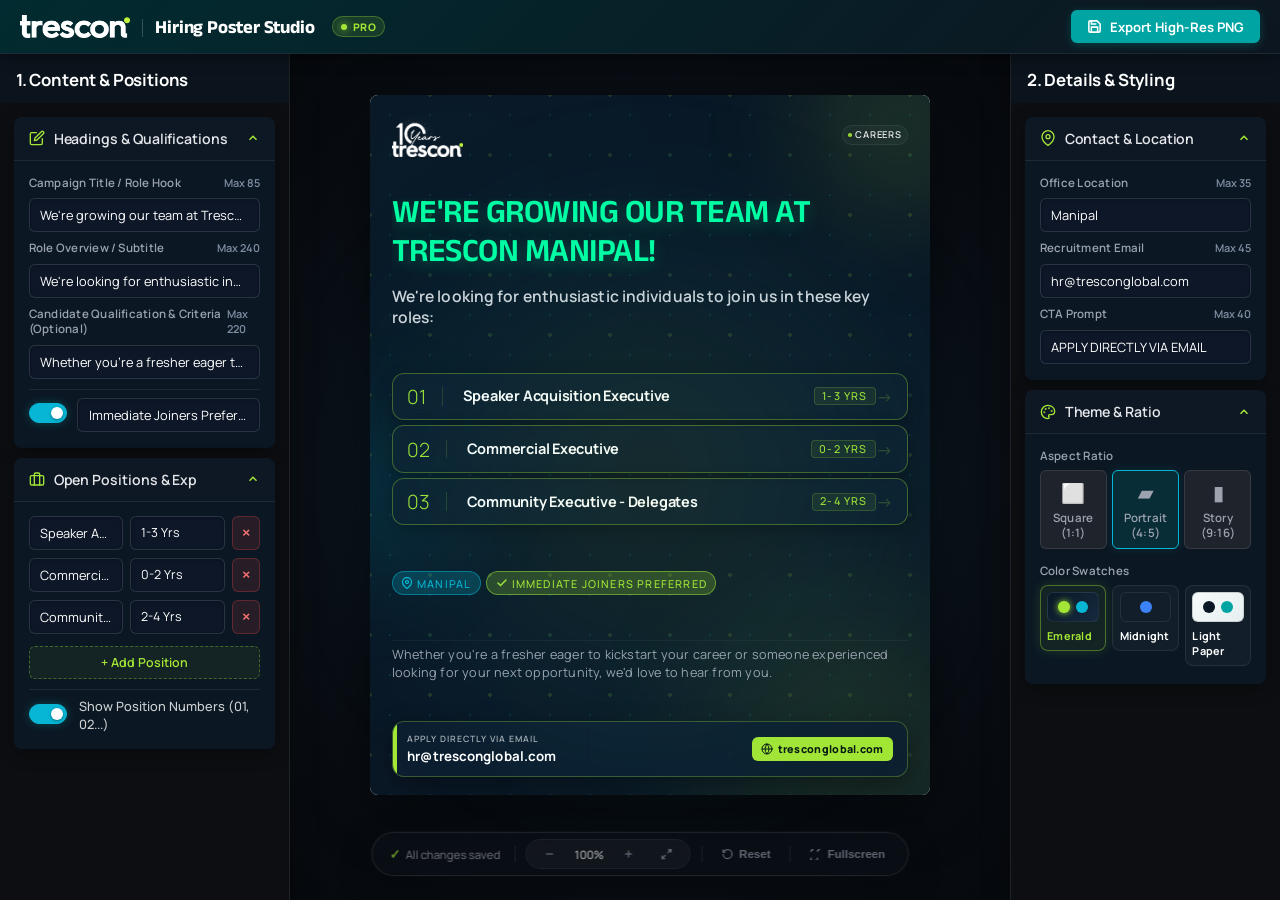
<file: index.html>
<!DOCTYPE html>
<html lang="en">
<head>
  <meta charset="UTF-8">
  <meta name="viewport" content="width=device-width, initial-scale=1.0">
  <meta http-equiv="Cache-Control" content="no-cache, no-store, must-revalidate">
  <meta http-equiv="Pragma" content="no-cache">
  <meta http-equiv="Expires" content="0">
  <title>Trescon Global - Hiring Poster Studio Pro</title>
  <meta name="description" content="Official Trescon Global Canva-style hiring poster generator and social media campaign editor. Fill out job details, pick aspect ratios (Square, Portrait, Story), design themes, and export high-res PNGs.">
  
  <!-- Google Fonts: Manrope (Clean UI Typography) & Anek Devanagari -->
  <link rel="preconnect" href="https://fonts.googleapis.com">
  <link rel="preconnect" href="https://fonts.gstatic.com" crossorigin>
  <link href="https://fonts.googleapis.com/css2?family=Anek+Devanagari:wght@400;500;600;700&family=Manrope:wght@400;500;600;700;800&display=swap" rel="stylesheet">
  
  <link rel="stylesheet" href="style.css?v=34.0">
</head>
<body>

  <div class="studio-app-container" id="studio-app-container">
    
    <!-- TOP FIXED NAVIGATION RIBBON -->
    <header class="studio-top-ribbon">
      <div class="ribbon-brand">
        <img src="brand_assets/trescon-logo-white-2025.png" alt="Trescon Logo" class="brand-logo-img">
        <div class="brand-divider"></div>
        <h1 class="brand-title">Hiring Poster Studio</h1>
        <span class="live-studio-badge"><span class="badge-dot"></span> PRO</span>
      </div>

      <div class="ribbon-actions">
        <button id="btn-export-top" class="btn-top-export" aria-label="Export High-Res PNG">
          <svg width="15" height="15" viewBox="0 0 24 24" fill="none" stroke="currentColor" stroke-width="2.5"><path d="M19 21H5a2 2 0 0 1-2-2V5a2 2 0 0 1 2-2h11l5 5v11a2 2 0 0 1-2 2z"></path><polyline points="17 21 17 13 7 13 7 21"></polyline><polyline points="7 3 7 8 15 8"></polyline></svg>
          Export High-Res PNG
        </button>
      </div>
    </header>

    <!-- MAIN THREE-COLUMN STUDIO LAYOUT -->
    <div class="studio-main-layout">
      
      <!-- COLUMN 1: LEFT SIDEBAR (CONTENT & POSITIONS - 50/50 DIVIDE) -->
      <aside class="editor-sidebar-left">
        <div class="sidebar-header-clean">
          <h2>1. Content & Positions</h2>
        </div>

        <div class="accordion-container">
          
          <!-- ACCORDION 1: CAMPAIGN HEADINGS & QUALIFICATIONS (OPEN BY DEFAULT) -->
          <div class="accordion-item open" id="acc-item-headings">
            <button class="accordion-header" aria-expanded="true" aria-controls="acc-body-headings">
              <div class="acc-title-group">
                <svg class="acc-svg-icon" width="16" height="16" viewBox="0 0 24 24" fill="none" stroke="currentColor" stroke-width="2" stroke-linecap="round" stroke-linejoin="round"><path d="M11 4H4a2 2 0 0 0-2 2v14a2 2 0 0 0 2 2h14a2 2 0 0 0 2-2v-7"></path><path d="M18.5 2.5a2.121 2.121 0 0 1 3 3L12 15l-4 1 1-4 9.5-9.5z"></path></svg>
                <span class="acc-title">Headings & Qualifications</span>
              </div>
              <svg class="acc-chevron" width="14" height="14" viewBox="0 0 24 24" fill="none" stroke="currentColor" stroke-width="2.5"><polyline points="6 9 12 15 18 9"></polyline></svg>
            </button>
            
            <div class="accordion-body" id="acc-body-headings">
              <div class="form-group">
                <div class="label-row">
                  <label for="title-input">Campaign Title / Role Hook</label>
                  <span class="char-counter" id="title-counter">Max 85</span>
                </div>
                <input type="text" id="title-input" class="form-input" maxlength="85" value="We're growing our team at Trescon Manipal!" placeholder="e.g. WE'RE HIRING AT TRESCON GLOBAL!">
              </div>
              <div class="form-group" style="margin-top: 0.5rem;">
                <div class="label-row">
                  <label for="subtitle-input">Role Overview / Subtitle</label>
                  <span class="char-counter" id="subtitle-counter">Max 240</span>
                </div>
                <input type="text" id="subtitle-input" class="form-input" maxlength="240" value="We're looking for enthusiastic individuals to join us in these key roles:" placeholder="e.g. We're looking for experienced professionals to lead world-class B2B events:">
              </div>
              <!-- CANDIDATE QUALIFICATION & CRITERIA -->
              <div class="form-group" style="margin-top: 0.5rem;">
                <div class="label-row">
                  <label for="qualifier-input">Candidate Qualification & Criteria (Optional)</label>
                  <span class="char-counter" id="qualifier-counter">Max 220</span>
                </div>
                <input type="text" id="qualifier-input" class="form-input" maxlength="220" value="Whether you're a fresher eager to kickstart your career or someone experienced looking for your next opportunity, we'd love to hear from you." placeholder="e.g. 6+ yrs in conference production, GCC flagship events, C-suite stakeholder management.">
              </div>
              <!-- SINGLE-ROW EDITABLE CANDIDATE PRIORITY TOGGLE CONTROL -->
              <div class="form-group" style="margin-top: 0.6rem; border-top: 1px solid rgba(255, 255, 255, 0.08); padding-top: 0.5rem;">
                <div class="switch-input-container">
                  <label class="switch" title="Toggle Candidate Priority ON/OFF">
                    <input type="checkbox" id="show-priority-toggle" checked>
                    <span class="slider"></span>
                  </label>
                  <input type="text" id="highlight-input" class="form-input switch-form-input" maxlength="45" value="Immediate Joiners Preferred" placeholder="Candidate Priority (e.g. Immediate Joiners Preferred)">
                </div>
              </div>
            </div>
          </div>

          <!-- ACCORDION 2: OPEN POSITIONS & EXPERIENCE (OPEN BY DEFAULT) -->
          <div class="accordion-item open" id="acc-item-roles">
            <button class="accordion-header" aria-expanded="true" aria-controls="acc-body-roles">
              <div class="acc-title-group">
                <svg class="acc-svg-icon" width="16" height="16" viewBox="0 0 24 24" fill="none" stroke="currentColor" stroke-width="2" stroke-linecap="round" stroke-linejoin="round"><rect x="2" y="7" width="20" height="14" rx="2" ry="2"></rect><path d="M16 21V5a2 2 0 0 0-2-2h-4a2 2 0 0 0-2 2v16"></path></svg>
                <span class="acc-title">Open Positions & Exp</span>
                <span id="roles-limit-warning" class="warning-tag" style="display: none;">Max 5</span>
              </div>
              <svg class="acc-chevron" width="14" height="14" viewBox="0 0 24 24" fill="none" stroke="currentColor" stroke-width="2.5"><polyline points="6 9 12 15 18 9"></polyline></svg>
            </button>

            <div class="accordion-body" id="acc-body-roles">
              <div id="roles-input-container" class="roles-container">
                <!-- Dynamically populated by app.js -->
              </div>
              <button id="add-role-btn" class="add-role-btn">+ Add Position</button>
              
              <div class="form-group" style="margin-top: 0.6rem; border-top: 1px solid rgba(255, 255, 255, 0.08); padding-top: 0.45rem;">
                <div class="switch-container">
                  <label class="switch">
                    <input type="checkbox" id="show-numbers-toggle" checked>
                    <span class="slider"></span>
                  </label>
                  <span class="switch-label">Show Position Numbers (01, 02...)</span>
                </div>
              </div>
            </div>
          </div>

        </div>
      </aside>

      <!-- COLUMN 2: CENTER WORKSPACE (POSTER CANVAS) -->
      <main class="preview-workspace-center" id="preview-workspace">
        <div class="studio-halo-glow" id="studio-halo-glow"></div>

        <!-- CANVAS FOOTPRINT SCALER WRAPPER -->
        <div class="canvas-scaler" id="canvas-scaler">
          <div class="flyer-canvas-wrapper ratio-portrait" id="flyer-canvas-wrapper">
            <div class="flyer-canvas theme-emerald-glow" id="flyer-canvas">
              
              <div class="brand-pattern pattern-circles" id="brand-pattern"></div>
              
              <div class="brand-deco-circle deco-1"></div>
              <div class="brand-deco-circle deco-2"></div>
              <div class="brand-deco-circle deco-3"></div>
              
              <div class="flyer-header">
                <img src="brand_assets/10-years-trescon-logo-W.png" alt="Trescon Global" class="flyer-logo" id="flyer-logo">
                <div class="careers-badge">
                  <span class="pulse-dot"></span>
                  <span>Careers</span>
                </div>
              </div>
              
              <div class="flyer-intro">
                <h2 class="flyer-title" id="flyer-title-text">We're growing our team at Trescon Manipal!</h2>
                <p class="flyer-subtitle" id="flyer-subtitle-text">We're looking for enthusiastic individuals to join us in these key roles:</p>
              </div>
              
              <div class="flyer-roles" id="flyer-roles-list">
                <!-- Dynamic elements generated by app.js -->
              </div>
              
              <div class="flyer-meta-row">
                <div class="info-badge">
                  <svg viewBox="0 0 24 24" fill="none" stroke="currentColor" stroke-width="2.5" stroke-linecap="round" stroke-linejoin="round">
                    <path d="M21 10c0 7-9 13-9 13s-9-6-9-13a9 9 0 0 1 18 0z"></path>
                    <circle cx="12" cy="10" r="3"></circle>
                  </svg>
                  <span id="flyer-location-text">Manipal</span>
                </div>
                
                <div class="info-badge badge-highlight" id="flyer-highlight-badge">
                  <svg viewBox="0 0 24 24" fill="none" stroke="currentColor" stroke-width="3" stroke-linecap="round" stroke-linejoin="round">
                    <polyline points="20 6 9 17 4 12"></polyline>
                  </svg>
                  <span id="flyer-highlight-text">Immediate Joiners Preferred</span>
                </div>
              </div>
              
              <p class="candidate-qualifier" id="flyer-candidate-qualifier">
                Whether you're a fresher eager to kickstart your career or someone experienced looking for your next opportunity, we'd love to hear from you.
              </p>
              
              <div class="cta-box">
                <div class="cta-info">
                  <span class="cta-text" id="flyer-cta-label-text">APPLY DIRECTLY VIA EMAIL</span>
                  <a href="mailto:hr@tresconglobal.com" id="flyer-mailto-link" class="cta-highlight" title="Click to send email">
                    <span id="flyer-email-text">hr@tresconglobal.com</span>
                  </a>
                </div>
                
                <div class="cta-right-col">
                  <a href="https://tresconglobal.com" target="_blank" class="cta-website-badge" title="Visit Official Website">
                    <svg width="12" height="12" viewBox="0 0 24 24" fill="none" stroke="currentColor" stroke-width="2" stroke-linecap="round" stroke-linejoin="round"><circle cx="12" cy="12" r="10"></circle><line x1="2" y1="12" x2="22" y2="12"></line><path d="M12 2a15.3 15.3 0 0 1 4 10 15.3 15.3 0 0 1-4 10 15.3 15.3 0 0 1-4-10z"></path></svg>
                    <span>tresconglobal.com</span>
                  </a>
                </div>
              </div>

            </div>
          </div>
        </div>

        <!-- FIGMA / CANVA STYLE FLOATING GLASS CONTROL DOCK -->
        <div class="canvas-floating-dock" id="canvas-floating-dock">
          <!-- Auto-Save Indicator -->
          <div class="dock-status" id="status-indicator">
            <span class="status-check-icon">✓</span>
            <span class="status-text" id="status-text">All changes saved</span>
          </div>

          <div class="dock-divider"></div>

          <!-- Canvas Zoom Controls -->
          <div class="dock-zoom-group" id="navbar-zoom-controls">
            <button class="toolbar-btn" id="btn-zoom-out" title="Zoom Out (-)" aria-label="Zoom out">
              <svg width="12" height="12" viewBox="0 0 24 24" fill="none" stroke="currentColor" stroke-width="2.5"><line x1="5" y1="12" x2="19" y2="12"></line></svg>
            </button>
            <span class="zoom-value" id="zoom-value-text">100%</span>
            <button class="toolbar-btn" id="btn-zoom-in" title="Zoom In (+)" aria-label="Zoom in">
              <svg width="12" height="12" viewBox="0 0 24 24" fill="none" stroke="currentColor" stroke-width="2.5"><line x1="12" y1="5" x2="12" y2="19"></line><line x1="5" y1="12" x2="19" y2="12"></line></svg>
            </button>
            <button class="toolbar-btn" id="btn-zoom-fit" title="Fit to Screen" aria-label="Fit screen">
              <svg width="12" height="12" viewBox="0 0 24 24" fill="none" stroke="currentColor" stroke-width="2.5"><path d="M15 3h6v6M9 21H3v-6M21 3l-7 7M3 21l7-7"></path></svg>
            </button>
          </div>

          <div class="dock-divider"></div>

          <!-- Reset Button -->
          <button id="btn-reset-form" class="dock-btn" title="Reset to default form settings" aria-label="Reset form settings">
            <svg width="12" height="12" viewBox="0 0 24 24" fill="none" stroke="currentColor" stroke-width="2.5"><path d="M3 12a9 9 0 1 0 9-9 9.75 9.75 0 0 0-6.74 2.74L3 8"></path><path d="M3 3v5h5"></path></svg>
            <span>Reset</span>
          </button>

          <div class="dock-divider"></div>

          <!-- Fullscreen Button -->
          <button id="btn-toggle-fullscreen" class="dock-btn" title="Toggle Fullscreen Preview Mode" aria-label="Toggle Fullscreen">
            <svg width="12" height="12" viewBox="0 0 24 24" fill="none" stroke="currentColor" stroke-width="2.5"><path d="M8 3H5a2 2 0 0 1-2 2v3m18-5h-3a2 2 0 0 1-2 2v3m0 11v3a2 2 0 0 1-2 2h-3m-11 0H5a2 2 0 0 1-2-2v-3"></path></svg>
            <span>Fullscreen</span>
          </button>
        </div>

      </main>

      <!-- COLUMN 3: RIGHT SIDEBAR (CONTACT & STYLE - 50/50 DIVIDE) -->
      <aside class="editor-sidebar-right">
        <div class="sidebar-header-clean">
          <h2>2. Details & Styling</h2>
        </div>

        <div class="accordion-container">
          
          <!-- ACCORDION 3: CONTACT & LOCATION (OPEN BY DEFAULT) -->
          <div class="accordion-item open" id="acc-item-contact">
            <button class="accordion-header" aria-expanded="true" aria-controls="acc-body-contact">
              <div class="acc-title-group">
                <svg class="acc-svg-icon" width="16" height="16" viewBox="0 0 24 24" fill="none" stroke="currentColor" stroke-width="2" stroke-linecap="round" stroke-linejoin="round"><path d="M21 10c0 7-9 13-9 13s-9-6-9-13a9 9 0 0 1 18 0z"></path><circle cx="12" cy="10" r="3"></circle></svg>
                <span class="acc-title">Contact & Location</span>
              </div>
              <svg class="acc-chevron" width="14" height="14" viewBox="0 0 24 24" fill="none" stroke="currentColor" stroke-width="2.5"><polyline points="6 9 12 15 18 9"></polyline></svg>
            </button>

            <div class="accordion-body" id="acc-body-contact">
              <div class="form-group">
                <div class="label-row">
                  <label for="location-input">Office Location</label>
                  <span class="char-counter" id="location-counter">Max 35</span>
                </div>
                <input type="text" id="location-input" class="form-input" maxlength="35" value="Manipal" placeholder="Manipal">
              </div>
              <div class="form-group" style="margin-top: 0.5rem;">
                <div class="label-row">
                  <label for="email-input">Recruitment Email</label>
                  <span class="char-counter" id="email-counter">Max 45</span>
                </div>
                <input type="email" id="email-input" class="form-input" maxlength="45" value="hr@tresconglobal.com" placeholder="hr@tresconglobal.com">
              </div>
              <div class="form-group" style="margin-top: 0.5rem;">
                <div class="label-row">
                  <label for="cta-label-input">CTA Prompt</label>
                  <span class="char-counter" id="cta-counter">Max 40</span>
                </div>
                <input type="text" id="cta-label-input" class="form-input" maxlength="40" value="APPLY DIRECTLY VIA EMAIL" placeholder="APPLY DIRECTLY VIA EMAIL">
              </div>
            </div>
          </div>

          <!-- ACCORDION 4: THEME & FORMAT (OPEN BY DEFAULT) -->
          <div class="accordion-item open" id="acc-item-style">
            <button class="accordion-header" aria-expanded="true" aria-controls="acc-body-style">
              <div class="acc-title-group">
                <svg class="acc-svg-icon" width="16" height="16" viewBox="0 0 24 24" fill="none" stroke="currentColor" stroke-width="2" stroke-linecap="round" stroke-linejoin="round"><circle cx="13.5" cy="6.5" r=".5"></circle><circle cx="17.5" cy="10.5" r=".5"></circle><circle cx="8.5" cy="7.5" r=".5"></circle><circle cx="6.5" cy="12.5" r=".5"></circle><path d="M12 2C6.5 2 2 6.5 2 12s4.5 10 10 10c.92 0 1.7-.72 1.7-1.65 0-.43-.17-.83-.44-1.14-.29-.33-.46-.77-.46-1.26 0-1.05.85-1.9 1.9-1.9H17c2.76 0 5-2.24 5-5 0-4.97-4.48-9-10-9z"></path></svg>
                <span class="acc-title">Theme & Ratio</span>
              </div>
              <svg class="acc-chevron" width="14" height="14" viewBox="0 0 24 24" fill="none" stroke="currentColor" stroke-width="2.5"><polyline points="6 9 12 15 18 9"></polyline></svg>
            </button>

            <div class="accordion-body" id="acc-body-style">
              <!-- Aspect Ratio -->
              <div class="form-group">
                <label>Aspect Ratio</label>
                <div class="options-grid">
                  <div class="option-card">
                    <input type="radio" id="ratio-square-opt" name="size-preset" value="square">
                    <label for="ratio-square-opt">
                      <span class="icon">⬜</span>
                      <span>Square (1:1)</span>
                    </label>
                  </div>
                  <div class="option-card">
                    <input type="radio" id="ratio-portrait-opt" name="size-preset" value="portrait" checked>
                    <label for="ratio-portrait-opt">
                      <span class="icon">▰</span>
                      <span>Portrait (4:5)</span>
                    </label>
                  </div>
                  <div class="option-card">
                    <input type="radio" id="ratio-story-opt" name="size-preset" value="story">
                    <label for="ratio-story-opt">
                      <span class="icon">▮</span>
                      <span>Story (9:16)</span>
                    </label>
                  </div>
                </div>
              </div>

              <!-- Color Swatches -->
              <div class="form-group" style="margin-top: 0.85rem;">
                <label>Color Swatches</label>
                <div class="theme-swatch-grid">
                  <div class="theme-swatch-card">
                    <input type="radio" id="theme-emerald-opt" name="theme-preset" value="emerald" checked>
                    <label for="theme-emerald-opt">
                      <div class="swatch-preview-box preview-emerald">
                        <span class="swatch-dot dot-lime"></span>
                        <span class="swatch-dot dot-teal"></span>
                      </div>
                      <div class="swatch-details">
                        <span class="swatch-name">Emerald</span>
                      </div>
                    </label>
                  </div>

                  <div class="theme-swatch-card">
                    <input type="radio" id="theme-midnight-opt" name="theme-preset" value="midnight">
                    <label for="theme-midnight-opt">
                      <div class="swatch-preview-box preview-cyan"></span>
                        <span class="swatch-dot dot-blue"></span>
                      </div>
                      <div class="swatch-details">
                        <span class="swatch-name">Midnight</span>
                      </div>
                    </label>
                  </div>

                  <div class="theme-swatch-card">
                    <input type="radio" id="theme-light-opt" name="theme-preset" value="light">
                    <label for="theme-light-opt">
                      <div class="swatch-preview-box preview-light">
                        <span class="swatch-dot dot-dark"></span>
                        <span class="swatch-dot dot-slate"></span>
                      </div>
                      <div class="swatch-details">
                        <span class="swatch-name">Light Paper</span>
                      </div>
                    </label>
                  </div>
                </div>
              </div>

            </div>
          </div>

        </div>
      </aside>

    </div>

  </div>

  <!-- HTML2Canvas Image Export Library -->
  <script src="html2canvas.min.js"></script>
  <script src="app.js?v=34.0"></script>
</body>
</html>
</file>
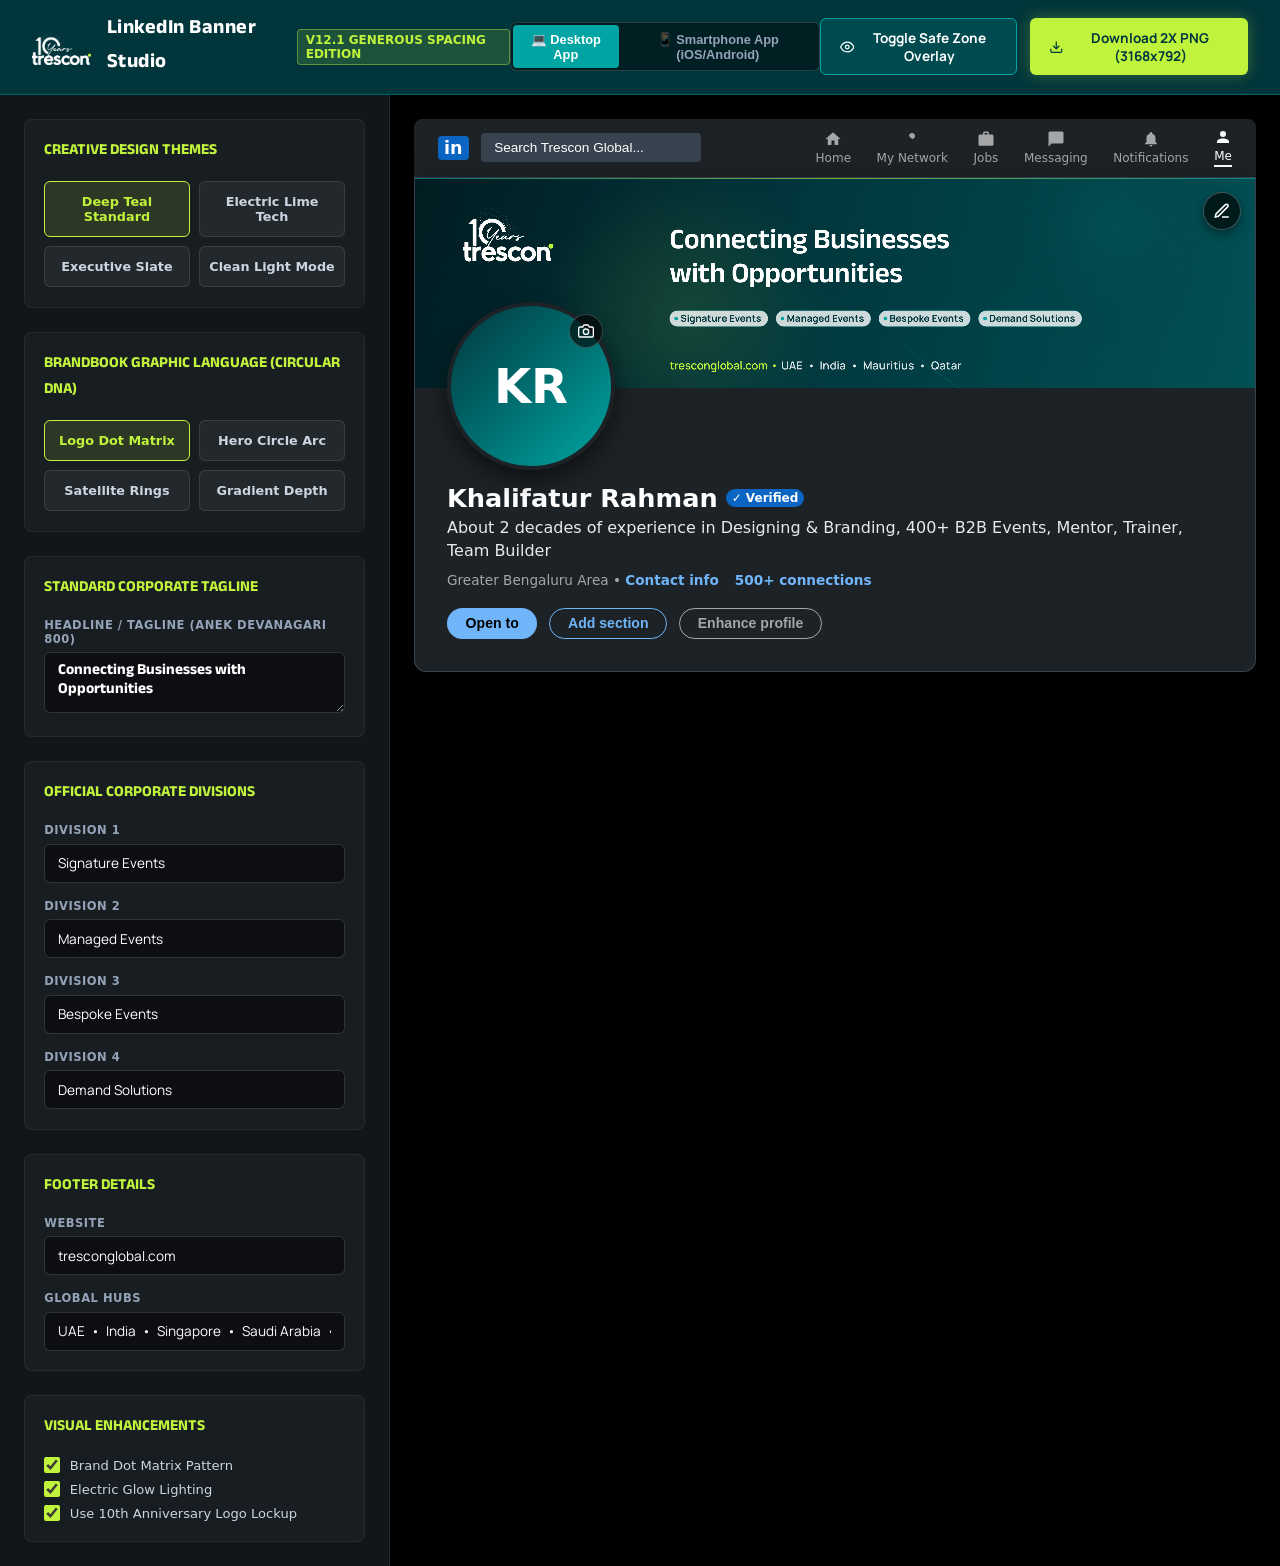
<file: linkedin-banner-generator.html>
<!DOCTYPE html>
<html lang="en">
<head>
  <meta charset="UTF-8">
  <meta name="viewport" content="width=device-width, initial-scale=1.0">
  <title>Trescon Global - Enterprise LinkedIn Banner Studio v12.1 (Generous Footer Spacing)</title>
  
  <!-- Google Fonts -->
  <link rel="preconnect" href="https://fonts.googleapis.com">
  <link rel="preconnect" href="https://fonts.gstatic.com" crossorigin>
  <link href="https://fonts.googleapis.com/css2?family=Anek+Devanagari:wght@400;500;600;700;800&family=Manrope:wght@400;500;600;700;800&display=swap" rel="stylesheet">
  
  <style>
    :root {
      /* Official Trescon Brand Palette */
      --trescon-deep-teal: #01373D;
      --trescon-gradient-end: #015153;
      --trescon-primary-teal: #00A5A3;
      --trescon-lime: #C0F43C;
      --trescon-yellow: #F4ED3C;
      --trescon-dark-gray: #1E2124;
      --trescon-slate-gray: #464D53;
      --trescon-light-bg: #F6FAFA;
      
      /* Authentic LinkedIn Dark Theme Colors */
      --li-bg: #000000;
      --li-card-bg: #1d2226;
      --li-text-primary: rgba(255, 255, 255, 0.9);
      --li-text-secondary: rgba(255, 255, 255, 0.6);
      --li-border: #38434f;
      --li-blue: #70b5f9;
      --li-btn-bg: #70b5f9;
      
      --font-heading: 'Anek Devanagari', sans-serif;
      --font-body: 'Manrope', sans-serif;
    }

    * {
      box-sizing: border-box;
      margin: 0;
      padding: 0;
    }

    body {
      font-family: -apple-system, system-ui, BlinkMacSystemFont, "Segoe UI", Roboto, sans-serif;
      background-color: var(--li-bg);
      color: var(--li-text-primary);
      min-height: 100vh;
      display: flex;
      flex-direction: column;
    }

    /* Top Studio Navigation Bar */
    header {
      background: rgba(1, 55, 61, 0.98);
      backdrop-filter: blur(12px);
      border-bottom: 1px solid rgba(0, 165, 163, 0.4);
      padding: 0.8rem 2rem;
      display: flex;
      align-items: center;
      justify-content: space-between;
      position: sticky;
      top: 0;
      z-index: 100;
    }

    .brand-title {
      display: flex;
      align-items: center;
      gap: 1rem;
    }

    .brand-title img {
      height: 36px;
    }

    .brand-title h1 {
      font-family: var(--font-heading);
      font-size: 1.25rem;
      font-weight: 700;
      letter-spacing: 0.5px;
      color: #ffffff;
    }

    .brand-title span {
      color: var(--trescon-lime);
      font-size: 0.75rem;
      font-weight: 700;
      background: rgba(192, 244, 60, 0.15);
      padding: 3px 8px;
      border-radius: 4px;
      border: 1px solid rgba(192, 244, 60, 0.4);
      text-transform: uppercase;
    }

    .actions-top {
      display: flex;
      gap: 0.8rem;
    }

    .btn {
      font-family: var(--font-body);
      font-weight: 700;
      font-size: 0.85rem;
      padding: 0.6rem 1.2rem;
      border-radius: 6px;
      cursor: pointer;
      transition: all 0.2s ease;
      display: inline-flex;
      align-items: center;
      gap: 0.5rem;
      border: none;
    }

    .btn-primary {
      background: var(--trescon-lime);
      color: var(--trescon-deep-teal);
      box-shadow: 0 0 15px rgba(192, 244, 60, 0.3);
    }

    .btn-primary:hover {
      background: #d4f76c;
      transform: translateY(-1px);
    }

    .btn-secondary {
      background: rgba(0, 165, 163, 0.2);
      color: #ffffff;
      border: 1px solid var(--trescon-primary-teal);
    }

    .btn-secondary:hover {
      background: rgba(0, 165, 163, 0.4);
    }

    .device-switch {
      display: flex;
      background: rgba(0,0,0,0.4);
      border: 1px solid rgba(255,255,255,0.15);
      border-radius: 6px;
      padding: 2px;
    }

    .device-btn {
      padding: 0.4rem 0.8rem;
      font-size: 0.8rem;
      font-weight: 700;
      border: none;
      background: transparent;
      color: #94a3b8;
      cursor: pointer;
      border-radius: 4px;
      transition: all 0.2s;
    }

    .device-btn.active {
      background: var(--trescon-primary-teal);
      color: #ffffff;
    }

    /* Main App Workspace */
    .app-container {
      display: grid;
      grid-template-columns: 390px 1fr;
      flex: 1;
      height: calc(100vh - 61px);
      overflow: hidden;
    }

    /* Sidebar Controls */
    .sidebar {
      background: #11161b;
      border-right: 1px solid rgba(255, 255, 255, 0.08);
      padding: 1.5rem;
      overflow-y: auto;
      display: flex;
      flex-direction: column;
      gap: 1.5rem;
    }

    .control-group {
      background: rgba(255, 255, 255, 0.03);
      border: 1px solid rgba(255, 255, 255, 0.06);
      border-radius: 8px;
      padding: 1.2rem;
    }

    .control-group h3 {
      font-family: var(--font-heading);
      font-size: 0.95rem;
      font-weight: 700;
      color: var(--trescon-lime);
      margin-bottom: 1rem;
      display: flex;
      align-items: center;
      gap: 0.5rem;
      text-transform: uppercase;
    }

    .preset-grid {
      display: grid;
      grid-template-columns: 1fr 1fr;
      gap: 0.6rem;
    }

    .preset-card {
      background: rgba(255, 255, 255, 0.05);
      border: 1px solid rgba(255, 255, 255, 0.1);
      border-radius: 6px;
      padding: 0.75rem 0.5rem;
      text-align: center;
      cursor: pointer;
      transition: all 0.2s ease;
      font-size: 0.8rem;
      font-weight: 600;
      color: #cbd5e1;
    }

    .preset-card:hover, .preset-card.active {
      border-color: var(--trescon-lime);
      background: rgba(192, 244, 60, 0.12);
      color: var(--trescon-lime);
    }

    .form-field {
      margin-bottom: 1rem;
    }

    .form-field:last-child {
      margin-bottom: 0;
    }

    .form-field label {
      display: block;
      font-size: 0.72rem;
      font-weight: 700;
      text-transform: uppercase;
      letter-spacing: 0.5px;
      color: #94a3b8;
      margin-bottom: 0.4rem;
    }

    .form-field input, .form-field select, .form-field textarea {
      width: 100%;
      background: rgba(0, 0, 0, 0.5);
      border: 1px solid rgba(255, 255, 255, 0.15);
      border-radius: 6px;
      padding: 0.6rem 0.8rem;
      color: #ffffff;
      font-family: var(--font-body);
      font-size: 0.85rem;
    }

    .form-field textarea#inputHeadline {
      font-family: var(--font-heading);
      font-weight: 700;
      font-size: 0.95rem;
      line-height: 1.3;
    }

    .form-field input:focus, .form-field select:focus, .form-field textarea:focus {
      outline: none;
      border-color: var(--trescon-primary-teal);
    }

    .checkbox-field {
      display: flex;
      align-items: center;
      gap: 0.6rem;
      cursor: pointer;
      font-size: 0.82rem;
      color: #cbd5e1;
      margin-top: 0.5rem;
    }

    .checkbox-field input[type="checkbox"] {
      width: 16px;
      height: 16px;
      accent-color: var(--trescon-lime);
      cursor: pointer;
    }

    /* Workspace Simulator */
    .workspace {
      background: #000000;
      overflow-y: auto;
      display: flex;
      flex-direction: column;
      align-items: center;
      padding: 1.5rem;
      transition: all 0.3s ease;
    }

    /* REAL SMARTPHONE DEVICE SHELL MOCKUP (MOBILE MODE) */
    .workspace.mobile-mode {
      padding: 1rem;
    }

    .workspace.mobile-mode .phone-frame-wrapper {
      width: 410px;
      background: #1c1c1e;
      border: 10px solid #2c2c2e;
      border-radius: 46px;
      box-shadow: 0 25px 60px rgba(0,0,0,0.9), 0 0 0 2px rgba(255,255,255,0.1);
      overflow: hidden;
      position: relative;
    }

    .workspace.mobile-mode .phone-notch {
      width: 130px;
      height: 22px;
      background: #000000;
      border-radius: 0 0 16px 16px;
      margin: 0 auto;
      position: relative;
      z-index: 20;
    }

    .workspace.mobile-mode .linkedin-global-nav {
      max-width: 100%;
      border-radius: 0;
      padding: 0.5rem 1rem;
      background: #1d2226;
    }

    .workspace.mobile-mode .li-nav-items {
      display: none;
    }

    .workspace.mobile-mode .li-search-input {
      width: 270px;
      font-size: 0.78rem;
    }

    .workspace.mobile-mode .linkedin-profile-card {
      max-width: 100%;
      border-radius: 0;
      border: none;
    }

    /* Mobile Crop Behavior Simulation */
    .workspace.mobile-mode .banner-canvas-container {
      padding-top: 32%;
      overflow: hidden;
    }

    .workspace.mobile-mode #bannerCanvas {
      width: 120%;
      left: -10%;
    }

    .workspace.mobile-mode .li-avatar-wrapper {
      margin-top: -68px;
      margin-left: 12px;
      margin-bottom: 0.5rem;
    }

    .workspace.mobile-mode .li-avatar-img {
      width: 128px;
      height: 128px;
      font-size: 2.2rem;
    }

    .workspace.mobile-mode .li-profile-body {
      padding: 0 1rem 1.2rem 1rem;
    }

    .workspace.mobile-mode .li-user-name {
      font-size: 1.25rem;
    }

    .workspace.mobile-mode .li-user-headline {
      font-size: 0.82rem;
    }

    /* Authentic LinkedIn Global Header Bar */
    .linkedin-global-nav {
      width: 100%;
      max-width: 1120px;
      background: #1d2226;
      border-bottom: 1px solid var(--li-border);
      border-radius: 8px 8px 0 0;
      padding: 0.6rem 1.5rem;
      display: flex;
      align-items: center;
      justify-content: space-between;
      box-shadow: 0 4px 12px rgba(0,0,0,0.5);
      transition: all 0.3s ease;
    }

    .li-search-box {
      display: flex;
      align-items: center;
      gap: 0.8rem;
    }

    .li-logo {
      background: #0a66c2;
      color: #fff;
      font-weight: 900;
      font-size: 1.1rem;
      padding: 2px 6px;
      border-radius: 4px;
    }

    .li-search-input {
      background: #38434f;
      border: none;
      border-radius: 4px;
      padding: 0.45rem 0.8rem;
      color: #fff;
      font-size: 0.85rem;
      width: 220px;
      transition: all 0.3s;
    }

    .li-nav-items {
      display: flex;
      align-items: center;
      gap: 1.6rem;
      color: var(--li-text-secondary);
      font-size: 0.75rem;
      font-weight: 500;
    }

    .li-nav-item {
      display: flex;
      flex-direction: column;
      align-items: center;
      gap: 3px;
      cursor: pointer;
    }

    .li-nav-item.active {
      color: #ffffff;
      border-bottom: 2px solid #ffffff;
      padding-bottom: 2px;
    }

    /* Desktop Outer Card */
    .phone-frame-wrapper {
      width: 100%;
      max-width: 1120px;
      transition: all 0.3s ease;
    }

    /* LinkedIn Profile Card Container */
    .linkedin-profile-card {
      width: 100%;
      background: var(--li-card-bg);
      border: 1px solid var(--li-border);
      border-top: none;
      border-radius: 0 0 12px 12px;
      overflow: hidden;
      box-shadow: 0 15px 35px rgba(0, 0, 0, 0.6);
      position: relative;
      transition: all 0.3s ease;
    }

    /* Banner Canvas Wrapper inside LinkedIn Profile Card */
    .banner-canvas-container {
      width: 100%;
      padding-top: 25%; /* 4:1 aspect ratio */
      position: relative;
      background: #01373D;
      transition: all 0.3s ease;
    }

    #bannerCanvas {
      position: absolute;
      top: 0;
      left: 0;
      width: 100%;
      height: 100%;
      display: block;
      transition: all 0.3s ease;
    }

    /* Top Right Edit Pencil Icon Overlay */
    .li-banner-pencil-badge {
      position: absolute;
      top: 14px;
      right: 14px;
      background: rgba(0, 0, 0, 0.65);
      border: 1px solid rgba(255, 255, 255, 0.25);
      border-radius: 50%;
      width: 38px;
      height: 38px;
      display: flex;
      align-items: center;
      justify-content: center;
      color: #ffffff;
      z-index: 15;
      cursor: pointer;
      box-shadow: 0 4px 10px rgba(0,0,0,0.4);
    }

    /* LinkedIn Profile User Header Info */
    .li-profile-body {
      padding: 0 2rem 2rem 2rem;
      position: relative;
    }

    .li-avatar-wrapper {
      position: relative;
      margin-top: -110px;
      margin-bottom: 0.8rem;
      display: inline-block;
      transition: all 0.3s ease;
    }

    .li-avatar-img {
      width: 168px;
      height: 168px;
      border-radius: 50%;
      border: 4px solid var(--li-card-bg);
      background: linear-gradient(135deg, #01373D, #00A5A3);
      display: flex;
      align-items: center;
      justify-content: center;
      color: #ffffff;
      font-size: 3rem;
      font-weight: 800;
      box-shadow: 0 10px 25px rgba(0,0,0,0.5);
      transition: all 0.3s;
    }

    .li-camera-badge {
      position: absolute;
      top: 12px;
      right: 12px;
      background: rgba(0,0,0,0.6);
      border: 1px solid rgba(255,255,255,0.2);
      border-radius: 50%;
      width: 34px;
      height: 34px;
      display: flex;
      align-items: center;
      justify-content: center;
      color: #fff;
      cursor: pointer;
    }

    .li-user-name {
      font-size: 1.6rem;
      font-weight: 700;
      color: #ffffff;
      display: flex;
      align-items: center;
      gap: 0.5rem;
    }

    .li-badge-verified {
      background: #0a66c2;
      color: #fff;
      font-size: 0.75rem;
      padding: 2px 6px;
      border-radius: 10px;
      font-weight: 700;
    }

    .li-user-headline {
      font-size: 1rem;
      color: var(--li-text-primary);
      margin-top: 0.3rem;
      font-weight: 400;
      line-height: 1.4;
      max-width: 800px;
    }

    .li-user-submeta {
      font-size: 0.85rem;
      color: var(--li-text-secondary);
      margin-top: 0.6rem;
      display: flex;
      align-items: center;
      gap: 1rem;
      flex-wrap: wrap;
    }

    .li-user-submeta span strong {
      color: var(--li-blue);
    }

    .li-actions-row {
      display: flex;
      gap: 0.75rem;
      margin-top: 1.25rem;
    }

    .li-btn {
      font-size: 0.88rem;
      font-weight: 600;
      padding: 0.4rem 1.1rem;
      border-radius: 20px;
      cursor: pointer;
      border: 1px solid transparent;
    }

    .li-btn-primary {
      background: var(--li-btn-bg);
      color: #000000;
    }

    .li-btn-secondary {
      background: transparent;
      color: var(--li-blue);
      border-color: var(--li-blue);
    }

    .li-btn-more {
      background: transparent;
      color: var(--li-text-secondary);
      border-color: var(--li-text-secondary);
    }

    /* Toast Notification */
    .toast {
      position: fixed;
      bottom: 2rem;
      right: 2rem;
      background: var(--trescon-deep-teal);
      border: 1px solid var(--trescon-lime);
      color: #fff;
      padding: 1rem 1.5rem;
      border-radius: 8px;
      box-shadow: 0 10px 25px rgba(0, 0, 0, 0.5);
      display: flex;
      align-items: center;
      gap: 0.75rem;
      font-weight: 600;
      transform: translateY(100px);
      opacity: 0;
      transition: all 0.3s cubic-bezier(0.175, 0.885, 0.32, 1.275);
      z-index: 1000;
    }

    .toast.show {
      transform: translateY(0);
      opacity: 1;
    }
  </style>
</head>
<body>

  <!-- Top Header Bar -->
  <header>
    <div class="brand-title">
      <img src="brand_assets/10-years-trescon-logo-W.png" alt="Trescon 10 Years Logo">
      <h1>LinkedIn Banner Studio</h1>
      <span>v12.1 Generous Spacing Edition</span>
    </div>

    <!-- Device Viewport Switch -->
    <div class="device-switch">
      <button class="device-btn active" id="btnDesktop" onclick="setDeviceMode('desktop')">💻 Desktop App</button>
      <button class="device-btn" id="btnMobile" onclick="setDeviceMode('mobile')">📱 Smartphone App (iOS/Android)</button>
    </div>

    <div class="actions-top">
      <button class="btn btn-secondary" onclick="toggleSafeZone()">
        <svg width="18" height="18" viewBox="0 0 24 24" fill="none" stroke="currentColor" stroke-width="2"><path d="M1 12s4-8 11-8 11 8 11 8-4 8-11 8-11-8-11-8z"></path><circle cx="12" cy="12" r="3"></circle></svg>
        Toggle Safe Zone Overlay
      </button>
      <button class="btn btn-primary" onclick="downloadBanner()">
        <svg width="18" height="18" viewBox="0 0 24 24" fill="none" stroke="currentColor" stroke-width="2"><path d="M21 15v4a2 2 0 0 1-2 2H5a2 2 0 0 1-2-2v-4"></path><polyline points="7 10 12 15 17 10"></polyline><line x1="12" y1="15" x2="12" y2="3"></line></svg>
        Download 2X PNG (3168x792)
      </button>
    </div>
  </header>

  <!-- App Main Layout -->
  <div class="app-container">
    
    <!-- Sidebar Controls -->
    <div class="sidebar">
      
      <!-- 4 DISTINCT CREATIVE DESIGN THEMES -->
      <div class="control-group">
        <h3>Creative Design Themes</h3>
        <div class="preset-grid">
          <div class="preset-card active" onclick="selectTheme('teal')">Deep Teal Standard</div>
          <div class="preset-card" onclick="selectTheme('lime')">Electric Lime Tech</div>
          <div class="preset-card" onclick="selectTheme('executive')">Executive Slate</div>
          <div class="preset-card" onclick="selectTheme('light')">Clean Light Mode</div>
        </div>
      </div>

      <!-- FORMALIZED TRESCON CIRCULAR GRAPHIC DNA PRIMITIVES -->
      <div class="control-group">
        <h3>Brandbook Graphic Language (Circular DNA)</h3>
        <div class="preset-grid">
          <div class="preset-card active" id="bgCardDotmatrix" onclick="selectBgStyle('dotmatrix')">Logo Dot Matrix</div>
          <div class="preset-card" id="bgCardHerocircle" onclick="selectBgStyle('herocircle')">Hero Circle Arc</div>
          <div class="preset-card" id="bgCardSatellites" onclick="selectBgStyle('satellites')">Satellite Rings</div>
          <div class="preset-card" id="bgCardGradient" onclick="selectBgStyle('gradient')">Gradient Depth</div>
        </div>
      </div>

      <!-- Standard Corporate Tagline -->
      <div class="control-group">
        <h3>Standard Corporate Tagline</h3>
        <div class="form-field">
          <label>Headline / Tagline (Anek Devanagari 800)</label>
          <textarea id="inputHeadline" rows="2" oninput="render()">Connecting Businesses with Opportunities</textarea>
        </div>
      </div>

      <!-- Official Corporate Divisions -->
      <div class="control-group">
        <h3>Official Corporate Divisions</h3>
        <div class="form-field">
          <label>Division 1</label>
          <input type="text" id="inputPillar1" value="Signature Events" oninput="render()">
        </div>
        <div class="form-field">
          <label>Division 2</label>
          <input type="text" id="inputPillar2" value="Managed Events" oninput="render()">
        </div>
        <div class="form-field">
          <label>Division 3</label>
          <input type="text" id="inputPillar3" value="Bespoke Events" oninput="render()">
        </div>
        <div class="form-field">
          <label>Division 4</label>
          <input type="text" id="inputPillar4" value="Demand Solutions" oninput="render()">
        </div>
      </div>

      <!-- Footer & Details -->
      <div class="control-group">
        <h3>Footer Details</h3>
        <div class="form-field">
          <label>Website</label>
          <input type="text" id="inputWebsite" value="tresconglobal.com" oninput="render()">
        </div>
        <div class="form-field">
          <label>Global Hubs</label>
          <input type="text" id="inputHubs" value="UAE  •  India  •  Singapore  •  Saudi Arabia  •  Qatar" oninput="render()">
        </div>
      </div>

      <!-- Styling & Elements -->
      <div class="control-group">
        <h3>Visual Enhancements</h3>
        <label class="checkbox-field">
          <input type="checkbox" id="checkDotPattern" checked onchange="render()">
          Brand Dot Matrix Pattern
        </label>
        <label class="checkbox-field">
          <input type="checkbox" id="checkGlowEffect" checked onchange="render()">
          Electric Glow Lighting
        </label>
        <label class="checkbox-field">
          <input type="checkbox" id="checkAnniversaryLogo" checked onchange="render()">
          Use 10th Anniversary Logo Lockup
        </label>
      </div>

    </div>

    <!-- Live Authentic LinkedIn Global Page Simulation Workspace -->
    <div class="workspace" id="workspaceContainer">
      
      <!-- Phone Frame Outer Container -->
      <div class="phone-frame-wrapper" id="phoneFrame">
        
        <!-- Smartphone Top Dynamic Notch (Mobile Only) -->
        <div class="phone-notch" id="phoneNotch" style="display:none;"></div>

        <!-- Authentic LinkedIn Global Top Nav -->
        <div class="linkedin-global-nav">
          <div class="li-search-box">
            <div class="li-logo">in</div>
            <input type="text" class="li-search-input" value="Search Trescon Global..." readonly>
          </div>
          <div class="li-nav-items">
            <div class="li-nav-item"><svg width="18" height="18" fill="currentColor" viewBox="0 0 24 24"><path d="M10 20v-6h4v6h5v-8h3L12 3 2 12h3v8z"/></svg>Home</div>
            <div class="li-nav-item"><svg width="18" height="18" fill="currentColor" viewBox="0 0 24 24"><path d="M12 12c2.21 0 4-1.79 4-4s-1.79-4-4-4-4 1.79-4 4 4zm0 2c-2.67 0-8 1.34-8 4v2h16v-2c0-2.66-5.33-4-8-4z"/></svg>My Network</div>
            <div class="li-nav-item"><svg width="18" height="18" fill="currentColor" viewBox="0 0 24 24"><path d="M20 6h-4V4c0-1.11-.89-2-2-2h-4c-1.11 0-2 .89-2 2v2H4c-1.11 0-1.99.89-1.99 2L2 19c0 1.11.89 2 2 2h16c1.11 0 2-.89 2-2V8c0-1.11-.89-2-2-2zm-6 0h-4V4h4v2z"/></svg>Jobs</div>
            <div class="li-nav-item"><svg width="18" height="18" fill="currentColor" viewBox="0 0 24 24"><path d="M20 2H4c-1.1 0-1.99.9-1.99 2L2 22l4-4h14c1.1 0 2-.9 2-2V4c0-1.1-.9-2-2-2z"/></svg>Messaging</div>
            <div class="li-nav-item"><svg width="18" height="18" fill="currentColor" viewBox="0 0 24 24"><path d="M12 22c1.1 0 2-.9 2-2h-4c0 1.1.89 2 2 2zm6-6v-5c0-3.07-1.64-5.64-4.5-6.32V4c0-.83-.67-1.5-1.5-1.5s-1.5.67-1.5 1.5v.68C7.63 5.36 6 7.92 6 11v5l-2 2v1h16v-1l-2-2z"/></svg>Notifications</div>
            <div class="li-nav-item active"><svg width="18" height="18" fill="currentColor" viewBox="0 0 24 24"><circle cx="12" cy="8" r="4"/><path d="M12 14c-4.42 0-8 1.79-8 4v2h16v-2c0-2.21-3.58-4-8-4z"/></svg>Me</div>
          </div>
        </div>

        <!-- Authentic LinkedIn Profile Main Card -->
        <div class="linkedin-profile-card">
          
          <!-- Live Custom Banner Canvas Area -->
          <div class="banner-canvas-container">
            <!-- Top Right Pencil Edit Button Badge (Authentic LinkedIn Mobile App UI) -->
            <div class="li-banner-pencil-badge" title="Edit Profile Banner">
              <svg width="18" height="18" fill="none" stroke="currentColor" stroke-width="2" viewBox="0 0 24 24"><path d="M12 20h9"></path><path d="M16.5 3.5a2.121 2.121 0 0 1 3 3L7 19l-4 1 1-4L16.5 3.5z"></path></svg>
            </div>
            <canvas id="bannerCanvas" width="3168" height="792"></canvas>
          </div>

          <!-- Live LinkedIn User Details below Banner -->
          <div class="li-profile-body">
            
            <!-- Avatar Overlapping Banner -->
            <div class="li-avatar-wrapper">
              <div class="li-avatar-img" id="dispAvatarInitials">KR</div>
              <div class="li-camera-badge" title="Change Profile Picture">
                <svg width="16" height="16" fill="none" stroke="currentColor" stroke-width="2" viewBox="0 0 24 24"><path d="M23 19a2 2 0 0 1-2 2H3a2 2 0 0 1-2-2V8a2 2 0 0 1 2-2h4l2-3h6l2 3h4a2 2 0 0 1 2 2z"></path><circle cx="12" cy="13" r="4"></circle></svg>
              </div>
            </div>

            <!-- Live Editable Profile Typography -->
            <div class="li-user-name" id="dispName">
              Khalifatur Rahman
              <span class="li-badge-verified">✓ Verified</span>
            </div>

            <div class="li-user-headline" id="dispTitle">
              About 2 decades of experience in Designing & Branding, 400+ B2B Events, Mentor, Trainer, Team Builder
            </div>

            <div class="li-user-submeta">
              <span>Greater Bengaluru Area • <strong>Contact info</strong></span>
              <span><strong>500+ connections</strong></span>
            </div>

            <!-- Action Buttons Bar -->
            <div class="li-actions-row">
              <button class="li-btn li-btn-primary">Open to</button>
              <button class="li-btn li-btn-secondary">Add section</button>
              <button class="li-btn li-btn-more">Enhance profile</button>
            </div>

          </div>

        </div>

      </div>

    </div>
  </div>

  <div class="toast" id="toast">
    <svg width="20" height="20" viewBox="0 0 24 24" fill="none" stroke="#C0F43C" stroke-width="2"><path d="M22 11.08V12a10 10 10 0 1 1-5.93-9.14"></path><polyline points="22 4 12 14.01 9 11.01"></polyline></svg>
    <span id="toastMsg">Banner PNG (3168x792) downloaded successfully!</span>
  </div>

  <script>
    const canvas = document.getElementById('bannerCanvas');
    const ctx = canvas.getContext('2d');
    
    let activeTheme = 'teal'; // 'teal', 'lime', 'executive', 'light'
    let activeBgStyle = 'dotmatrix'; // 'dotmatrix', 'brandgrid', 'gradient'
    let safeZoneActive = false;
    let deviceMode = 'desktop';

    // Load Official 10th Anniversary Logo Images (Cache-Busting URL)
    const logo10W = new Image();
    logo10W.src = 'brand_assets/10-years-trescon-logo-W.png?v=13.6';

    const logo10Color = new Image();
    logo10Color.src = 'brand_assets/10-years-trescon-logo.png?v=13.6';

    const logo10Dark = new Image();
    logo10Dark.src = 'brand_assets/10-years-trescon-logo-B.png?v=13.6';

    let imagesLoaded = 0;
    [logo10W, logo10Color, logo10Dark].forEach(img => {
      img.onload = () => {
        imagesLoaded++;
        if (imagesLoaded >= 1) render();
      };
    });

    window.addEventListener('load', () => {
      document.fonts.ready.then(() => {
        render();
      });
    });

    function setDeviceMode(mode) {
      deviceMode = mode;
      document.getElementById('btnDesktop').classList.toggle('active', mode === 'desktop');
      document.getElementById('btnMobile').classList.toggle('active', mode === 'mobile');
      document.getElementById('workspaceContainer').classList.toggle('mobile-mode', mode === 'mobile');
      document.getElementById('phoneNotch').style.display = (mode === 'mobile') ? 'block' : 'none';
      render();
    }

    function selectTheme(theme) {
      activeTheme = theme;
      document.querySelectorAll('.preset-card').forEach(card => {
        if (card.onclick && card.onclick.toString().includes('selectTheme')) card.classList.remove('active');
      });
      event.target.classList.add('active');
      render();
    }

    function selectBgStyle(style) {
      activeBgStyle = style;
      ['Dotmatrix', 'Herocircle', 'Satellites', 'Gradient'].forEach(s => {
        const el = document.getElementById('bgCard' + s);
        if (el) el.classList.remove('active');
      });
      const currentEl = document.getElementById('bgCard' + style.charAt(0).toUpperCase() + style.slice(1));
      if (currentEl) currentEl.classList.add('active');
      render();
    }

    function toggleSafeZone() {
      safeZoneActive = !safeZoneActive;
      render();
    }

    function render() {
      const W = canvas.width;  // 3168
      const H = canvas.height; // 792

      const contentX = 960;  // Single Invisible Vertical Alignment Axis (Zero Optical Drift)
      const logoX = 2405;    // Shifted 25px right and 10px up for perfect executive breathing room
      const logoW = 430;

      const headline = document.getElementById('inputHeadline').value;
      const p1 = document.getElementById('inputPillar1').value;
      const p2 = document.getElementById('inputPillar2').value;
      const p3 = document.getElementById('inputPillar3').value;
      const p4 = document.getElementById('inputPillar4').value;
      const website = document.getElementById('inputWebsite').value;
      const hubs = document.getElementById('inputHubs').value;

      const showDotPattern = document.getElementById('checkDotPattern').checked;
      const showGlow = document.getElementById('checkGlowEffect').checked;
      const useAnniversaryLogo = document.getElementById('checkAnniversaryLogo').checked;

      // 1. BACKGROUND CANVAS ATMOSPHERE PER THEME (PRIMITIVE 04: GRADIENT DEPTH)
      if (activeTheme === 'light') {
        let bgGrad = ctx.createLinearGradient(0, 0, W, H);
        bgGrad.addColorStop(0, '#FFFFFF');
        bgGrad.addColorStop(0.5, '#F6FAFA');
        bgGrad.addColorStop(1, '#E2EEF0');
        ctx.fillStyle = bgGrad;
        ctx.fillRect(0, 0, W, H);
      } else if (activeTheme === 'lime') {
        let bgGrad = ctx.createLinearGradient(0, 0, W, H);
        bgGrad.addColorStop(0, '#012429');
        bgGrad.addColorStop(0.5, '#013A40');
        bgGrad.addColorStop(1, '#014A4E');
        ctx.fillStyle = bgGrad;
        ctx.fillRect(0, 0, W, H);
      } else if (activeTheme === 'executive') {
        let bgGrad = ctx.createLinearGradient(0, 0, W, H);
        bgGrad.addColorStop(0, '#0B0F14');
        bgGrad.addColorStop(0.5, '#161F28');
        bgGrad.addColorStop(1, '#1C2733');
        ctx.fillStyle = bgGrad;
        ctx.fillRect(0, 0, W, H);
      } else { // 'teal' - Deep Teal Standard
        let bgGrad = ctx.createLinearGradient(0, 0, W, H);
        bgGrad.addColorStop(0, '#011D22');
        bgGrad.addColorStop(0.45, '#01373D');
        bgGrad.addColorStop(1, '#015155');
        ctx.fillStyle = bgGrad;
        ctx.fillRect(0, 0, W, H);
      }

      // 2. RESTRAINED AMBIENT GLOW (SUBTLE LOGO GLOW < 8% OPACITY PER BRIEF)
      if (showGlow) {
        let logoGlow = ctx.createRadialGradient(logoX + 215, 175, 20, logoX + 215, 175, 500);
        logoGlow.addColorStop(0, (activeTheme === 'lime') ? 'rgba(192, 244, 60, 0.08)' : 'rgba(0, 165, 163, 0.075)');
        logoGlow.addColorStop(1, 'rgba(0, 0, 0, 0)');
        ctx.fillStyle = logoGlow;
        ctx.fillRect(0, 0, W, H);

        if (activeTheme === 'lime') {
          let orb1 = ctx.createRadialGradient(W * 0.45, H * 0.5, 40, W * 0.45, H * 0.5, 650);
          orb1.addColorStop(0, 'rgba(192, 244, 60, 0.14)');
          orb1.addColorStop(1, 'rgba(192, 244, 60, 0)');
          ctx.fillStyle = orb1;
          ctx.fillRect(0, 0, W, H);
        } else if (activeTheme !== 'light') {
          let orb1 = ctx.createRadialGradient(W * 0.32, H * 0.65, 40, W * 0.32, H * 0.65, 550);
          orb1.addColorStop(0, 'rgba(192, 244, 60, 0.10)');
          orb1.addColorStop(1, 'rgba(192, 244, 60, 0)');
          ctx.fillStyle = orb1;
          ctx.fillRect(0, 0, W, H);
        }
      }

      // 3. FORMALIZED TRESCON CIRCULAR DNA ENGINES (100% BRANDBOOK ACCURATE)
      ctx.save();
      
      if (activeBgStyle === 'dotmatrix' || activeBgStyle === 'herocircle' || activeBgStyle === 'satellites') {
        // FIRST PRINCIPLES: SINGLE OVERSIZED CROPPED CIRCULAR FORM (IMPLIED GEOMETRY FROM LOGO DOT)
        const circleCenterX = logoX + 220; // 2625px (Upper-Right Offset)
        const circleCenterY = -150;        // Upward Offset (-150px)
        const heroRadius = 1100;           // 140% Banner Height

        let strokeGrad = ctx.createLinearGradient(circleCenterX - heroRadius, 0, circleCenterX + heroRadius, H);
        strokeGrad.addColorStop(0, 'rgba(0, 0, 0, 0)');
        strokeGrad.addColorStop(0.3, (activeTheme === 'lime') ? 'rgba(192, 244, 60, 0.22)' : 'rgba(0, 165, 163, 0.22)');
        strokeGrad.addColorStop(0.85, 'rgba(0, 0, 0, 0)');

        ctx.strokeStyle = strokeGrad;
        ctx.lineWidth = 3.0;
        ctx.beginPath();
        ctx.arc(circleCenterX, circleCenterY, heroRadius, 0, Math.PI * 2);
        ctx.stroke();
      } else {
        // PURE EXECUTIVE GRADIENT (100% CLEAN DEEP TEAL ATMOSPHERE)
      }
      
      ctx.restore();

      // SECTION 8: SLEEK 2px TOP ACCENT LINE (PRECISE ENTERPRISE BORDER)
      let topBarGrad = ctx.createLinearGradient(0, 0, W, 0);
      topBarGrad.addColorStop(0, '#00A5A3');
      topBarGrad.addColorStop(0.5, '#C0F43C');
      topBarGrad.addColorStop(1, '#00A5A3');
      ctx.fillStyle = topBarGrad;
      ctx.fillRect(0, 0, W, 2); // 2px exact precision thickness

      // SECTION 6: TOP-LEFT LOGO POSITIONING (targetLogoX = 180px, targetLogoY = 105px, targetLogoW = 342px)
      const targetLogoW = 342;
      const targetLogoX = 180;
      const targetLogoY = 105;

      ctx.save();
      if (useAnniversaryLogo) {
        let activeLogo = logo10W;
        if (activeTheme === 'light') {
          activeLogo = logo10Dark;
        } else if (activeTheme === 'lime') {
          activeLogo = logo10Color;
        }

        if (activeLogo.complete && activeLogo.naturalWidth > 0) {
          const logoH = targetLogoW * (activeLogo.naturalHeight / activeLogo.naturalWidth);
          ctx.drawImage(activeLogo, targetLogoX, targetLogoY, targetLogoW, logoH);
        } else {
          drawTresconLogo(ctx, targetLogoX, targetLogoY, 0.85, (activeTheme === 'light') ? 'dark' : 'white');
        }
      } else {
        drawTresconLogo(ctx, targetLogoX, targetLogoY, 0.85, (activeTheme === 'light') ? 'dark' : 'white');
      }
      ctx.restore();

      // SECTION 1: HEADLINE REFINEMENT (START Y = 265px, 108px FONT SIZE, 128px LINE HEIGHT)
      const startHeadlineY = 265;

      ctx.save();
      if ('letterSpacing' in ctx) ctx.letterSpacing = '-0.5px';
      let headlineFontSize = 108;
      ctx.font = `600 ${headlineFontSize}px "Anek Devanagari", sans-serif`;
      
      if (activeTheme === 'light') {
        ctx.fillStyle = '#01373D';
      } else {
        ctx.fillStyle = '#FFFFFF';
      }
      
      let headlineLines = [];
      if (headline.includes('\n')) {
        headlineLines = headline.split('\n').map(l => l.trim()).filter(l => l.length > 0);
      } else if (headline.trim().toLowerCase() === "connecting businesses with opportunities") {
        headlineLines = ["Connecting Businesses", "with Opportunities"];
      } else {
        const words = headline.split(' ');
        let line = '';
        const maxTextWidth = 1350;
        for (let n = 0; n < words.length; n++) {
          let testLine = line + words[n] + ' ';
          let metrics = ctx.measureText(testLine);
          if (metrics.width > maxTextWidth && n > 0) {
            headlineLines.push(line.trim());
            line = words[n] + ' ';
          } else {
            line = testLine;
          }
        }
        if (line.trim()) headlineLines.push(line.trim());
      }

      let currentY = startHeadlineY;
      headlineLines.forEach((hLine, i) => {
        ctx.fillText(hLine, contentX, currentY);
        if (i < headlineLines.length - 1) {
          currentY += headlineFontSize + 20; // 128px line height
        }
      });
      ctx.restore();

      // SECTION 2 & 5: REFINED SERVICE PILLS (60px HEIGHT, 700 BOLD TEXT 36px, 35% BORDER, 80% GLASS FILL, 30px GAP)
      const pillarYStart = 500; // Recalibrated for 60px height
      const pillars = [p1, p2, p3, p4].filter(p => p.trim() !== '');

      let rX = contentX;
      pillars.forEach((pillarText) => {
        ctx.save();
        if ('letterSpacing' in ctx) ctx.letterSpacing = '0.2px';
        ctx.font = '700 36px "Manrope", sans-serif'; // Bold 700 weight 36px
        const textWidth = ctx.measureText(pillarText).width;
        const pillWidth = textWidth + 66; // 66px padding for 36px font

        // Subtle Glass Effect (80% Opacity) + 35% Border Opacity
        ctx.fillStyle = (activeTheme === 'light') ? 'rgba(1, 55, 61, 0.06)' : 'rgba(255, 255, 255, 0.80)';
        ctx.strokeStyle = (activeTheme === 'light') ? 'rgba(0, 165, 163, 0.25)' : 'rgba(0, 165, 163, 0.35)';
        ctx.lineWidth = 1.4;

        ctx.beginPath();
        ctx.roundRect(rX, pillarYStart, pillWidth, 60, 30); // 60px height, 30px radius
        ctx.fill();
        ctx.stroke();

        // Vibrant Teal Accent Dot Indicator (7px Radius, 25px Center X)
        ctx.fillStyle = '#00A5A3';
        ctx.beginPath();
        ctx.arc(rX + 25, pillarYStart + 30, 7, 0, Math.PI * 2);
        ctx.fill();

        // Deep Dark Teal Text
        ctx.fillStyle = '#01373D';
        ctx.fillText(pillarText, rX + 41, pillarYStart + 42);

        ctx.restore();
        rX += pillWidth + 30; // 30px horizontal gap
      });

      // SECTION 3 & 4 & 5: FOOTER HIERARCHY & PERFECT 1-AXIS ALIGNMENT (AT Y = 722px)
      ctx.save();
      
      const footerY = 722;
      const cleanWebsite = website.replace(/^https?:\/\//, '').replace(/^www\./, '');
      const countriesText = 'UAE  •  India  •  Mauritius  •  Qatar';

      // Measure total footer width to calculate exact line length
      if ('letterSpacing' in ctx) ctx.letterSpacing = '-0.5px';
      ctx.font = '600 42px "Manrope", sans-serif';
      const urlWidth = ctx.measureText(cleanWebsite).width;
      const bulletGap = 20;
      const bulletRadius = 5;
      const bulletSpace = (bulletRadius * 2) + (bulletGap * 2);
      
      if ('letterSpacing' in ctx) ctx.letterSpacing = '0.4px';
      ctx.font = '600 42px "Manrope", sans-serif';
      const countriesWidth = ctx.measureText(countriesText).width;
      const totalFooterWidth = urlWidth + bulletSpace + countriesWidth;
      const exactLineEndX = contentX + totalFooterWidth;

      // Bi-Directional Soft Linear Gradient Fade (Fades in at 930px, Fades out at 2290px)
      const lineStartX = contentX - 30; // 930px
      const lineEndX = exactLineEndX + 20;
      const totalLineLen = lineEndX - lineStartX;

      let lineGrad = ctx.createLinearGradient(lineStartX, 0, lineEndX, 0);
      lineGrad.addColorStop(0, (activeTheme === 'light') ? 'rgba(1, 55, 61, 0.0)' : 'rgba(255, 255, 255, 0.0)');
      lineGrad.addColorStop(0.04, (activeTheme === 'light') ? 'rgba(1, 55, 61, 0.20)' : 'rgba(255, 255, 255, 0.22)');
      lineGrad.addColorStop(0.85, (activeTheme === 'light') ? 'rgba(1, 55, 61, 0.18)' : 'rgba(255, 255, 255, 0.20)');
      lineGrad.addColorStop(1, (activeTheme === 'light') ? 'rgba(1, 55, 61, 0.0)' : 'rgba(255, 255, 255, 0.0)');

      ctx.strokeStyle = lineGrad;
      ctx.lineWidth = 1.2;
      ctx.beginPath();
      ctx.moveTo(lineStartX, 645);
      ctx.lineTo(lineEndX, 645);
      ctx.stroke();

      // Part 1: Website URL Anchor (42px 600 SemiBold Electric Lime at X = 960px, Y = 722px)
      if ('letterSpacing' in ctx) ctx.letterSpacing = '-0.5px';
      ctx.font = '600 42px "Manrope", sans-serif';
      ctx.fillStyle = (activeTheme === 'light') ? '#00A5A3' : '#C0F43C';
      ctx.fillText(cleanWebsite, contentX, footerY);

      let nextX = contentX + urlWidth + bulletGap;

      // Part 2: Vector Circle Accent Dot (5px Radius) optically centered with 42px text baseline
      ctx.fillStyle = (activeTheme === 'light') ? '#00A5A3' : '#C0F43C';
      ctx.beginPath();
      ctx.arc(nextX + bulletRadius, footerY - 14, bulletRadius, 0, Math.PI * 2);
      ctx.fill();

      nextX += (bulletRadius * 2) + bulletGap;

      // Part 3: Subordinate Soft White Country Reach (42px 600 SemiBold 85% Opacity)
      if ('letterSpacing' in ctx) ctx.letterSpacing = '0.4px';
      ctx.font = '600 42px "Manrope", sans-serif';
      ctx.fillStyle = (activeTheme === 'light') ? 'rgba(1, 55, 61, 0.85)' : 'rgba(255, 255, 255, 0.85)';
      ctx.fillText(countriesText, nextX, footerY);

      ctx.restore();

      // SAFE ZONE OVERLAY TOGGLE
      if (safeZoneActive) {
        ctx.save();
        if ('letterSpacing' in ctx) ctx.letterSpacing = '0px';
        
        // Left Mobile Avatar Coverage Zone (0 -> 940px)
        ctx.fillStyle = 'rgba(239, 68, 68, 0.30)';
        ctx.fillRect(0, 0, 940, H);
        ctx.strokeStyle = '#ef4444';
        ctx.lineWidth = 4;
        ctx.strokeRect(0, 0, 940, H);

        // Right Mobile Crop & Pencil Edit Danger Zone (2320 -> 3168px)
        ctx.fillStyle = 'rgba(239, 68, 68, 0.30)';
        ctx.fillRect(2320, 0, 848, H);
        ctx.strokeStyle = '#ef4444';
        ctx.lineWidth = 4;
        ctx.strokeRect(2320, 0, 848, H);

        // Green Universal Safe Zone (940 -> 2320px)
        ctx.fillStyle = 'rgba(192, 244, 60, 0.15)';
        ctx.fillRect(940, 0, 1380, H);
        ctx.strokeStyle = '#C0F43C';
        ctx.lineWidth = 4;
        ctx.strokeRect(940, 0, 1380, H);

        ctx.font = '800 34px "Manrope", sans-serif';
        ctx.fillStyle = '#ef4444';
        ctx.fillText('AVATAR NO-GO DANGER ZONE (0 - 940px)', 40, H / 2);
        ctx.fillText('PENCIL ICON DANGER ZONE (2320 - 3168px)', 2350, H / 2);

        ctx.fillStyle = '#C0F43C';
        ctx.fillText('100% UNIVERSAL SAFE ZONE (X: 960px - 2320px)', 1000, 50);

        ctx.restore();
      }
    }

    // Custom vector renderer for Trescon Brand Logo on Canvas
    function drawTresconLogo(ctx, x, y, scale = 1, theme = 'white') {
      ctx.save();
      ctx.translate(x, y);
      ctx.scale(scale, scale);

      const textColor = (theme === 'white') ? '#FFFFFF' : '#01373D';
      ctx.fillStyle = textColor;

      let pathT = new Path2D("M28.1349 86.8801C14.5438 86.8801 7.36255 79.3455 7.36255 65.0831V38.9023H0L0 22.6384H7.36059V0L24.8467 0V22.6433H37.8331V38.9072H24.8467V63.5618C24.8467 69.5319 26.7402 70.6222 30.4725 70.6222C32.3004 70.6222 33.7352 70.4883 34.9878 70.1971L37.1107 69.7051V85.8174L35.7758 86.1333C33.6715 86.6312 31.0988 86.8831 28.1349 86.8801Z");
      ctx.fill(pathT);

      let pathR = new Path2D("M59.7669 85.2391H42.4004V22.6613H59.7669V27.5824C63.503 23.6916 69.0691 21.4844 75.5603 21.4844C77.299 21.4844 78.827 21.6163 80.1041 21.8721L81.4968 22.1536V39.306L79.4239 38.8908C77.6117 38.5247 75.7691 38.3397 73.9216 38.3378C65.1898 38.3378 59.7669 43.7381 59.7669 52.4358L59.7669 85.2391Z");
      ctx.fill(pathR);

      let pathE = new Path2D("M136.971 30.1128C131.318 24.065 123.86 20.9988 114.796 20.9988C105.373 20.9988 97.4996 24.0464 91.3778 30.0705C85.3041 36.1685 82.2227 44.2011 82.2227 53.9409V54.4103C82.2227 64.0891 85.312 71.9622 91.4014 77.8309C97.4751 83.68 105.466 86.6448 115.148 86.6448C125.447 86.6448 134.204 82.9134 141.173 75.546L142.373 74.2983L131.509 63.6915L130.304 64.9039C126.108 69.1135 121.288 71.1957 115.638 71.1957C106.873 71.1957 100.955 66.6495 99.795 59.1946H145.279L145.4 57.5896C145.524 55.9444 145.639 54.3207 145.639 52.5308C145.639 43.6608 142.727 36.1114 136.99 30.1089L136.971 30.1128ZM100.28 45.87C100.918 43.5437 102.317 41.559 104.526 39.8527C107.406 37.6052 110.859 36.443 114.795 36.443C118.403 36.443 121.431 37.5678 124.079 39.9048C126.11 41.616 127.336 43.6156 127.744 45.868H100.303L100.28 45.87Z");
      ctx.fill(pathE);

      let pathS = new Path2D("M170.917 86.7655C158.648 86.7655 149.225 82.0629 145.076 73.8493L144.453 72.6429L156.012 62.848L157.078 64.5218C159.661 68.5838 165.055 71.1108 171.15 71.1108C173.794 71.1108 179.933 66.3963 179.933 66.3963C179.933 64.7333 178.211 63.6381 177.47 63.2475L177.348 63.1776C176.246 62.474 173.847 61.6721 172.254 61.1387L170.551 60.5847C168.719 59.9973 166.446 59.2681 164.924 58.6432C154.14 54.7593 149.329 49.116 149.329 40.3621C149.329 34.394 151.555 29.591 155.921 26.0948C160.37 22.6458 165.718 20.9061 171.834 20.9061C180.584 20.9061 187.448 24.0559 192.245 30.2612L193.153 31.4351L182.927 42.3183L181.683 40.7311C179.473 37.9227 176.078 36.4683 171.596 36.4683C169.11 36.4683 166.204 37.3953 166.204 40.0079C166.204 41.11 166.63 41.7033 168.095 42.65C168.422 42.8556 169.454 43.3929 172.487 44.5698C174.094 45.0018 176.778 45.973 178.949 46.7169L179.882 47.0466C191.595 51.2159 196.813 57.1544 196.813 66.2861C196.813 78.9328 186.885 86.7902 170.898 86.7902L170.917 86.7655Z");
      ctx.fill(pathS);

      let pathC = new Path2D("M232.674 86.8797C223.214 86.8797 215.145 83.7181 208.688 77.4813C202.216 71.2259 198.934 63.2672 198.934 53.8235C198.934 44.4576 202.216 36.5392 208.688 30.2838C215.223 23.9644 223.297 20.7585 232.674 20.7585C242.55 20.7585 250.919 24.3816 257.536 31.5197L258.656 32.7242L247.613 44.2559L246.368 42.9314C242.852 39.0888 237.868 36.9377 232.673 37.0243C227.967 37.0243 224.121 38.584 220.932 41.7919C217.862 44.9988 216.297 49.0136 216.297 53.8186C216.297 58.6256 217.865 62.659 220.957 65.861C224.154 69.0709 227.95 70.6099 232.68 70.6099C238.072 70.6099 242.68 68.6193 246.373 64.7019L247.618 63.3754L258.662 74.914L257.542 76.1185C250.921 83.2546 242.556 86.8758 232.68 86.8758H232.674V86.8797Z");
      ctx.fill(pathC);

      let pathO = new Path2D("M312.899 30.3981C306.361 24.0787 298.313 20.8796 288.918 20.8796C279.525 20.8796 271.47 24.0826 264.931 30.3981C258.376 36.7312 255.053 44.6546 255.053 53.9408C255.053 63.226 258.377 71.1483 264.931 77.4805C271.47 83.7999 279.513 86.9999 288.918 86.9999C298.325 86.9999 306.361 83.7999 312.899 77.4805C319.45 71.1523 322.776 63.2299 322.776 53.9408C322.776 44.6496 319.45 36.7293 312.899 30.3981ZM300.68 65.9694C297.482 69.1793 293.643 70.737 288.943 70.737C284.165 70.737 280.288 69.1813 277.1 65.9891C273.97 62.6179 272.446 58.6778 272.446 53.9427C272.446 49.1683 273.97 45.2637 277.1 42.0164C280.253 38.7386 284.127 37.1465 288.943 37.1465C293.671 37.1465 297.504 38.7367 300.68 42.0341C303.877 45.244 305.429 49.1407 305.429 53.9408C305.427 58.7172 303.869 62.6562 300.68 65.9694Z");
      ctx.fill(pathO);

      let pathN = new Path2D("M382.016 85.8295C374.934 85.8295 366.491 82.8214 366.491 68.6062V48.9002C366.491 41.6539 362.613 37.4994 355.843 37.4994C348.911 37.4994 344.255 42.3132 344.255 49.4847V85.2381H326.891V22.6613H344.255V27.5066C348.076 23.7064 353.764 21.4844 360.163 21.4844C374.782 21.4844 383.856 31.2312 383.856 46.9243V65.5705C383.856 70.0488 384.606 70.0488 386.099 70.0488C386.651 70.035 387.202 69.9661 387.741 69.8471L389.812 69.4475V84.6733L388.561 85.0364C386.759 85.553 384.611 85.8108 382.006 85.8108L382.016 85.8295Z");
      ctx.fill(pathN);

      // Electric Lime Dot
      ctx.fillStyle = '#C0F43C';
      let pathDot = new Path2D("M389.139 30.6101C383.151 30.6101 378.279 25.7186 378.279 19.7072C378.286 13.6889 383.144 8.81212 389.139 8.80621C395.126 8.80621 399.999 13.6929 399.999 19.7072C399.999 25.7205 395.123 30.6101 389.139 30.6101Z");
      ctx.fill(pathDot);

      ctx.restore();
    }

    function showToast(msg) {
      document.getElementById('toastMsg').innerText = msg;
      const toast = document.getElementById('toast');
      toast.classList.add('show');
      setTimeout(() => {
        toast.classList.remove('show');
      }, 3500);
    }

    function downloadBanner() {
      const wasGuideActive = safeZoneActive;
      safeZoneActive = false;
      render();

      const link = document.createElement('a');
      link.download = `Trescon_LinkedIn_Banner_v12.1_${activeTheme.toUpperCase()}_3168x792.png`;
      link.href = canvas.toDataURL('image/png', 1.0);
      link.click();

      safeZoneActive = wasGuideActive;
      render();

      showToast(`Banner PNG (v12.1 ${activeTheme.toUpperCase()}) downloaded successfully!`);
    }
  </script>
</body>
</html>
</file>
<file: style.css>
@import url('https://fonts.googleapis.com/css2?family=Anek+Devanagari:wght@300;400;500;600;700;800&family=Manrope:wght@300;400;500;600;700;800&display=swap');

/* --- Brand Identity Tokens --- */
:root {
  /* Colors */
  --color-teal: #06B6D4; /* Brand Cyan */
  --color-dark-teal: #0A1826; /* Deep Trescon Midnight Navy */
  --color-dark-teal-gradient: linear-gradient(135deg, #0A1826 0%, #152A3F 100%);
  --color-slate-grey: #464D53;
  --color-charcoal: #1E2124;
  --color-charcoal-gradient: linear-gradient(135deg, #1E2124 0%, #30353A 100%);
  
  --color-lime: #A3E635; /* Signature Neon Lime */
  --color-yellow: #F4ED3C;
  --color-light-grey: #E6EFF0;
  --color-off-white: #F6FAFA;
  
  /* Fonts */
  --font-heading: 'Anek Devanagari', sans-serif;
  --font-body: 'Manrope', sans-serif;
}

/* --- Global Reset & Dashboard Layout --- */
* {
  box-sizing: border-box;
  margin: 0;
  padding: 0;
}

body {
  font-family: var(--font-body);
  background-color: #0f1114;
  color: var(--color-off-white);
  min-height: 100vh;
  display: flex;
  overflow-x: hidden;
}

.studio-app-container {
  display: flex;
  flex-direction: column;
  height: 100vh;
  width: 100vw;
  overflow: hidden;
  background-color: #0f1114;
}

/* TOP FIXED RIBBON BAR (EXACT LETTERHEAD STYLE) */
.studio-top-ribbon {
  position: fixed;
  top: 0;
  left: 0;
  right: 0;
  height: 54px;
  background: linear-gradient(135deg, #012b30 0%, #0d1620 100%);
  border-bottom: 1px solid #1e2936;
  display: flex;
  align-items: center;
  justify-content: space-between;
  padding: 0 20px;
  z-index: 1000;
  box-shadow: 0 4px 14px rgba(0, 0, 0, 0.4);
}

.ribbon-brand {
  display: flex;
  align-items: center;
  gap: 12px;
}

.brand-logo-img {
  height: 24px;
  width: auto;
  object-fit: contain;
  display: block;
}

.brand-divider {
  width: 1px;
  height: 18px;
  background: rgba(255, 255, 255, 0.2);
  flex-shrink: 0;
  transform: translateY(1px);
}

.brand-title {
  font-family: var(--font-heading);
  font-size: 1.15rem;
  font-weight: 700;
  color: #FFFFFF;
  letter-spacing: -0.2px;
  line-height: 1;
  margin: 0;
  transform: translateY(3.5px);
}

.ribbon-actions {
  display: flex;
  align-items: center;
  gap: 12px;
}

.navbar-zoom-controls {
  display: inline-flex;
  align-items: center;
  gap: 4px;
  background: rgba(15, 23, 42, 0.7);
  border: 1px solid rgba(255, 255, 255, 0.14);
  padding: 3px 8px;
  border-radius: 20px;
}

.navbar-zoom-controls .toolbar-btn {
  background: transparent;
  border: none;
  color: #9CA3AF;
  width: 24px;
  height: 24px;
  border-radius: 50%;
  display: inline-flex;
  align-items: center;
  justify-content: center;
  cursor: pointer;
  transition: all 0.15s ease;
}

.navbar-zoom-controls .toolbar-btn:hover {
  background: rgba(255, 255, 255, 0.12);
  color: #FFFFFF;
}

.navbar-zoom-controls .zoom-value {
  font-family: 'Manrope', -apple-system, sans-serif;
  font-size: 0.76rem;
  font-weight: 700;
  color: #E5E7EB;
  padding: 0 4px;
  min-width: 42px;
  text-align: center;
}

.btn-top-export {
  display: inline-flex;
  align-items: center;
  gap: 8px;
  padding: 0.45rem 1rem;
  border-radius: 6px;
  border: none;
  background: #00a5a3;
  color: #ffffff;
  font-family: var(--font-body);
  font-size: 0.82rem;
  font-weight: 700;
  cursor: pointer;
  transition: all 0.2s ease;
  box-shadow: 0 2px 8px rgba(0, 165, 163, 0.3);
}

.btn-top-export:hover {
  background: #00bebc;
  transform: translateY(-1px);
}

/* MAIN THREE-PANEL STUDIO LAYOUT */
.studio-main-layout {
  display: flex;
  width: 100%;
  height: calc(100vh - 54px);
  margin-top: 54px;
  overflow: hidden;
  background-color: #07090b;
}

/* Left Panel: Content & Copy Settings (310px) */
.editor-sidebar-left {
  width: 320px;
  background-color: #0c0e11;
  border-right: 1px solid rgba(255, 255, 255, 0.08);
  box-shadow: 4px 0 24px rgba(0, 0, 0, 0.25);
  display: flex;
  flex-direction: column;
  height: 100%;
  overflow-y: auto;
  flex-shrink: 0;
  z-index: 10;
}

/* Center Panel: Live Poster Canvas Workspace */
.preview-workspace-center {
  flex: 1 1 auto;
  display: flex;
  align-items: center;
  justify-content: center;
  position: relative;
  overflow: auto;
  background: radial-gradient(circle at center, #0f1823 0%, #06090d 100%);
  padding: 1.5rem 1.5rem 5.5rem 1.5rem;
  box-sizing: border-box;
  min-height: 0;
  min-width: 0;
}

/* Right Panel: Style, Theme & Format (290px) */
.editor-sidebar-right {
  width: 300px;
  background-color: #0c0e11;
  border-left: 1px solid rgba(255, 255, 255, 0.08);
  box-shadow: -4px 0 24px rgba(0, 0, 0, 0.25);
  display: flex;
  flex-direction: column;
  height: 100%;
  overflow-y: auto;
  flex-shrink: 0;
  z-index: 10;
}

/* Responsive Drawer Behavior for Laptops (<1366px) */
@media (max-width: 1366px) {
  .editor-sidebar-left {
    width: 290px;
  }
  .editor-sidebar-right {
    width: 270px;
  }
}

.sidebar-header {
  display: flex;
  flex-direction: column;
  align-items: flex-start;
  gap: 0.35rem;
  padding-bottom: 1rem;
  border-bottom: 1px solid rgba(255, 255, 255, 0.08);
}

.sidebar-header h2 {
  font-family: var(--font-heading);
  font-size: 1.35rem;
  font-weight: 500;
  color: #FFFFFF;
  letter-spacing: -0.3px;
  margin: 0;
}

.sidebar-header p {
  font-size: 0.82rem;
  color: #9CA3AF;
  line-height: 1.4;
  margin: 0;
}

/* SIDEBAR CATEGORY TABS FOR LAPTOPS */
.sidebar-category-tabs {
  display: flex;
  gap: 0.35rem;
  background: rgba(255, 255, 255, 0.03);
  padding: 4px;
  border-radius: 8px;
  border: 1px solid rgba(255, 255, 255, 0.06);
}

.sidebar-cat-tab {
  flex: 1;
  display: flex;
  align-items: center;
  justify-content: center;
  gap: 0.35rem;
  padding: 0.5rem 0.25rem;
  border: none;
  background: transparent;
  color: #9CA3AF;
  font-family: var(--font-body);
  font-size: 0.78rem;
  font-weight: 600;
  border-radius: 6px;
  cursor: pointer;
  transition: all 0.2s ease;
  white-space: nowrap;
}

.sidebar-cat-tab:hover {
  color: #FFFFFF;
  background: rgba(255, 255, 255, 0.04);
}

.sidebar-cat-tab.active {
  color: #0A1826;
  background: var(--color-lime);
  font-weight: 700;
  box-shadow: 0 2px 8px rgba(163, 230, 53, 0.25);
}

.sidebar-tab-panels {
  flex: 1;
  display: flex;
  flex-direction: column;
  overflow-y: auto;
  padding-right: 2px;
}

.sidebar-tab-panel {
  display: none;
  flex-direction: column;
  gap: 1.2rem;
}

.sidebar-tab-panel.active-panel {
  display: flex;
}

.editor-section {
  display: flex;
  flex-direction: column;
  gap: 1rem;
  background: rgba(255, 255, 255, 0.02);
  border: 1px solid rgba(255, 255, 255, 0.05);
  padding: 1.2rem;
  border-radius: 12px;
  transition: all 0.25s ease;
}

.editor-section:hover {
  background: rgba(255, 255, 255, 0.03);
  border-color: rgba(255, 255, 255, 0.08);
}

.editor-section h2 {
  font-size: 0.78rem;
  text-transform: uppercase;
  letter-spacing: 1.5px;
  color: var(--color-lime);
  font-weight: 700;
  margin-bottom: 0.2rem;
  border-bottom: 1px solid rgba(255, 255, 255, 0.04);
  padding-bottom: 6px;
}

.form-group {
  display: flex;
  flex-direction: column;
  gap: 0.5rem;
}

.form-group label {
  font-size: 0.8rem;
  font-weight: 500;
  color: rgba(255, 255, 255, 0.7);
}

.form-input, .form-textarea {
  background-color: rgba(255, 255, 255, 0.02);
  border: 1px solid rgba(255, 255, 255, 0.08);
  border-radius: 8px;
  padding: 0.65rem 0.8rem;
  color: #fff;
  font-family: var(--font-body);
  font-size: 0.85rem;
  transition: all 0.2s ease;
  box-shadow: inset 0 1px 4px rgba(0, 0, 0, 0.2);
}

.form-input:hover, .form-textarea:hover {
  border-color: rgba(255, 255, 255, 0.15);
  background-color: rgba(255, 255, 255, 0.03);
}

.form-input:focus, .form-textarea:focus {
  outline: none;
  border-color: var(--color-teal);
  background-color: rgba(0, 165, 163, 0.02);
  box-shadow: 0 0 0 3px rgba(0, 165, 163, 0.2);
}

/* Fix dropdown options white-on-white text contrast bug */
select.form-input option,
.role-input-row select option {
  background-color: #121820;
  color: #ffffff;
  padding: 6px 10px;
}

.form-textarea {
  resize: vertical;
  min-height: 80px;
}

.role-input-row {
  display: flex;
  gap: 8px;
  align-items: center;
}

.role-input-row button {
  background-color: #c94a4a;
  border: none;
  border-radius: 4px;
  color: white;
  width: 32px;
  height: 32px;
  cursor: pointer;
  display: flex;
  align-items: center;
  justify-content: center;
  font-weight: bold;
  transition: background 0.2s;
}

.role-input-row button:hover {
  background-color: #e35b5b;
}

.add-role-btn {
  background-color: rgba(0, 165, 163, 0.15);
  border: 1px dashed var(--color-teal);
  color: var(--color-teal);
  padding: 0.6rem;
  border-radius: 6px;
  cursor: pointer;
  font-weight: 600;
  transition: all 0.2s;
}

.add-role-btn:hover {
  background-color: rgba(0, 165, 163, 0.25);
}

/* Choice Pickers (Aspect Ratio, Themes) */
.options-grid {
  display: grid;
  grid-template-columns: repeat(3, 1fr);
  gap: 8px;
}

.option-card {
  position: relative;
}

.option-card input {
  position: absolute;
  opacity: 0;
  width: 0;
  height: 0;
}

.option-card label {
  display: flex;
  flex-direction: column;
  align-items: center;
  justify-content: center;
  padding: 0.7rem 0.5rem;
  background-color: #1f232b;
  border: 1px solid rgba(255, 255, 255, 0.1);
  border-radius: 6px;
  cursor: pointer;
  font-size: 0.75rem;
  font-weight: 600;
  text-align: center;
  transition: all 0.2s;
  height: 100%;
}

.option-card input:checked + label {
  background-color: rgba(0, 165, 163, 0.15);
  border-color: var(--color-teal);
  color: var(--color-teal);
  box-shadow: 0 0 10px rgba(0, 165, 163, 0.15);
}

.option-card label .icon {
  font-size: 1.2rem;
  margin-bottom: 4px;
}

/* Export Button */
.export-btn {
  background-color: var(--color-lime);
  color: #000;
  border: none;
  border-radius: 6px;
  padding: 1rem;
  font-weight: 700;
  font-size: 1rem;
  cursor: pointer;
  transition: all 0.2s ease;
  display: flex;
  align-items: center;
  justify-content: center;
  gap: 8px;
  margin-top: auto;
  box-shadow: 0 4px 14px rgba(192, 244, 60, 0.3);
}

.export-btn:hover {
  transform: translateY(-2px);
  box-shadow: 0 6px 20px rgba(192, 244, 60, 0.4);
  background-color: #d1f760;
}

.export-btn:active {
  transform: translateY(0);
}

/* --- Right Panel: Live Preview --- */
.preview-workspace {
  flex-grow: 1;
  background-color: #0b0c0f;
  display: flex;
  align-items: center;
  justify-content: center;
  padding: 3rem;
  height: 100vh;
  overflow: auto;
  position: relative;
}

/* Dynamic Canvas Scaler Container (Figma / Canva Footprint Wrapper) */
.canvas-scaler {
  display: flex;
  align-items: center;
  justify-content: center;
  position: relative;
  transition: width 0.25s cubic-bezier(0.4, 0, 0.2, 1), height 0.25s cubic-bezier(0.4, 0, 0.2, 1);
  margin: auto;
  flex-shrink: 0;
}

/* Preview Canvas Container */
.flyer-canvas-wrapper {
  box-shadow: 0 20px 50px rgba(0, 0, 0, 0.5);
  border-radius: 8px;
  overflow: hidden;
  position: relative;
  transition: transform 0.25s cubic-bezier(0.4, 0, 0.2, 1);
  background-color: #fff;
  flex-shrink: 0;
}

/* Poster Aspect Ratio Presets */
.flyer-canvas-wrapper.ratio-square {
  width: 600px;
  height: 600px;
}

.flyer-canvas-wrapper.ratio-portrait {
  width: 560px;
  height: 700px; /* 4:5 */
}

.flyer-canvas-wrapper.ratio-story {
  width: 410px;
  height: 728px; /* 9:16 */
}

/* Actual Design Canvas */
.flyer-canvas {
  width: 100%;
  height: 100%;
  position: relative;
  display: flex;
  flex-direction: column;
  justify-content: space-between !important;
  padding: 1.25em 1.5em 1.25em 1.5em !important;
  overflow: hidden;
  user-select: none;
  font-size: 14.5px; /* Base size for 100% full CTA visibility */
  box-sizing: border-box;
}

/* Senior Design System: Viewport Base Font-Size Scaling */
.ratio-portrait .flyer-canvas {
  font-size: 14.5px; /* Fills 700px height gracefully with zero CTA cutoff */
}
.ratio-square .flyer-canvas {
  font-size: 12.5px; /* Fills 600px height gracefully */
}
.ratio-story .flyer-canvas {
  font-size: 13.8px; /* Fills 728px mobile height gracefully */
}

/* Density-Based Auto-Scaling overrides */
.flyer-canvas.canvas-roles-1 {
  font-size: 15.2px;
}
.ratio-square .flyer-canvas.canvas-roles-1 {
  font-size: 13.5px;
}
.ratio-story .flyer-canvas.canvas-roles-1 {
  font-size: 14.8px;
}

.flyer-canvas.canvas-roles-1 .flyer-subtitle {
  -webkit-line-clamp: 5 !important;
}
.flyer-canvas.canvas-roles-1 .candidate-qualifier {
  -webkit-line-clamp: 4 !important;
}

.flyer-canvas.canvas-roles-2 {
  font-size: 14.8px;
}
.ratio-square .flyer-canvas.canvas-roles-2 {
  font-size: 13.0px;
}
.ratio-story .flyer-canvas.canvas-roles-2 {
  font-size: 14.2px;
}

.flyer-canvas.canvas-roles-2 .flyer-subtitle {
  -webkit-line-clamp: 4 !important;
}
.flyer-canvas.canvas-roles-2 .candidate-qualifier {
  -webkit-line-clamp: 3 !important;
}

.flyer-canvas.canvas-roles-4 {
  font-size: 13.0px;
}
.ratio-square .flyer-canvas.canvas-roles-4 {
  font-size: 11.2px;
}
.ratio-story .flyer-canvas.canvas-roles-4 {
  font-size: 12.0px;
}

.flyer-canvas.canvas-roles-5 {
  font-size: 11.5px;
}
.ratio-square .flyer-canvas.canvas-roles-5 {
  font-size: 9.8px;
}
.ratio-story .flyer-canvas.canvas-roles-5 {
  font-size: 10.5px;
}

/* Organic Tactile Noise Texture Overlay */
.flyer-canvas::after {
  content: '';
  position: absolute;
  top: 0; left: 0; width: 100%; height: 100%;
  opacity: 0.015; /* Subtly textures dark and light themes alike */
  z-index: 1;
  pointer-events: none;
  background-image: url("data:image/svg+xml,%3Csvg viewBox='0 0 200 200' xmlns='http://www.w3.org/2000/svg'%3E%3Cfilter id='noiseFilter'%3E%3CfeTurbulence type='fractalNoise' baseFrequency='0.75' numOctaves='3' stitchTiles='stitch'/%3E%3C/svg%3E");
  background-repeat: repeat;
}

/* Geometric Brand Background Patterns */
.brand-pattern {
  position: absolute;
  top: 0;
  left: 0;
  width: 100%;
  height: 100%;
  pointer-events: none;
  z-index: 1;
  opacity: 0.15;
  transition: opacity 0.3s;
}

/* Decorative Brand Circles */
.brand-deco-circle {
  position: absolute;
  border-radius: 50%;
  pointer-events: none;
  z-index: 1;
  transition: all 0.3s ease;
}



@keyframes spin-slow {
  0% { transform: rotate(0deg); }
  100% { transform: rotate(360deg); }
}

@keyframes spin-reverse-slow {
  0% { transform: rotate(360deg); }
  100% { transform: rotate(0deg); }
}

/* Decorative Brand Glows - Theme 1 (Emerald Glow: Lime & Cyan) */
.theme-emerald-glow .deco-1 {
  width: 300px;
  height: 300px;
  top: -120px;
  right: -120px;
  background: radial-gradient(circle, rgba(163, 230, 53, 0.15) 0%, transparent 70%);
  filter: blur(40px);
}
.theme-emerald-glow .deco-2 {
  width: 250px;
  height: 250px;
  bottom: 25%;
  left: -120px;
  background: radial-gradient(circle, rgba(6, 182, 212, 0.15) 0%, transparent 70%);
  filter: blur(40px);
}
.theme-emerald-glow .deco-3 {
  width: 450px;
  height: 450px;
  bottom: -180px;
  right: -150px;
  background: radial-gradient(circle, rgba(163, 230, 53, 0.12) 0%, transparent 70%);
  filter: blur(50px);
}

/* Decorative Brand Glows - Theme 2 (Midnight Modern: Cyan & Soft Blue) */
.theme-midnight-modern .deco-1 {
  width: 350px;
  height: 350px;
  top: -150px;
  left: -120px;
  background: radial-gradient(circle, rgba(6, 182, 212, 0.16) 0%, transparent 70%);
  filter: blur(40px);
}
.theme-midnight-modern .deco-2 {
  width: 200px;
  height: 200px;
  top: 35%;
  right: -100px;
  background: radial-gradient(circle, rgba(255, 255, 255, 0.08) 0%, transparent 70%);
  filter: blur(30px);
}
.theme-midnight-modern .deco-3 {
  width: 320px;
  height: 320px;
  bottom: -120px;
  left: 15%;
  background: radial-gradient(circle, rgba(6, 182, 212, 0.12) 0%, transparent 70%);
  filter: blur(40px);
}

/* Decorative Brand Glows - Theme 3 (Corporate Light: Subtle Lines) */
.theme-corporate-light .deco-1 {
  width: 280px;
  height: 280px;
  top: -50px;
  right: -50px;
  border: 1px solid rgba(1, 55, 61, 0.05);
  background: transparent;
}
.theme-corporate-light .deco-2 {
  width: 120px;
  height: 120px;
  bottom: 30%;
  left: -30px;
  border: 1.5px dashed rgba(0, 165, 163, 0.10);
  background: transparent;
  animation: spin-slow 24s linear infinite;
}
.theme-corporate-light .deco-3 {
  width: 350px;
  height: 350px;
  bottom: -100px;
  right: -80px;
  border: 1px solid rgba(1, 55, 61, 0.04);
  background: transparent;
}

/* Brand Grid Circles Layout */
.pattern-circles {
  background-image: 
    radial-gradient(circle at 15% 15%, rgba(0, 165, 163, 0.15) 0%, transparent 60%),
    radial-gradient(circle at 85% 85%, rgba(192, 244, 60, 0.12) 0%, transparent 60%),
    radial-gradient(circle, var(--color-teal) 1.5px, transparent 1.5px),
    radial-gradient(circle, var(--color-lime) 2px, transparent 2px);
  background-size: 100% 100%, 100% 100%, 40px 40px, 60px 60px;
  background-position: 0 0, 0 0, 0 0, 30px 30px;
}

.pattern-grid {
  background-image: 
    linear-gradient(rgba(255, 255, 255, 0.05) 1px, transparent 1px),
    linear-gradient(90deg, rgba(255, 255, 255, 0.05) 1px, transparent 1px);
  background-size: 30px 30px;
}

.pattern-abstract {
  background-image: 
    radial-gradient(circle at 0% 0%, rgba(192, 244, 60, 0.2) 0%, transparent 50%),
    radial-gradient(circle at 100% 100%, rgba(0, 165, 163, 0.2) 0%, transparent 60%),
    radial-gradient(circle at 50% 30%, rgba(0, 165, 163, 0.1) 0%, transparent 40%);
}

/* Canvas Elements Z-Index Alignment */
.flyer-canvas > *:not(.brand-pattern):not(.brand-deco-circle) {
  position: relative;
  z-index: 2;
}

/* --- Theme Styling for the Flyer Canvas --- */

/* Theme 1: Emerald Glow (Deep Trescon Midnight Navy + Neon Lime Accent) */
.theme-emerald-glow {
  background-color: var(--color-dark-teal); /* Deep Trescon Midnight Navy (#0A1826) */
  color: var(--color-off-white);
}
.theme-emerald-glow .flyer-title {
  color: #00FFA3; /* Emerald headline color as specified */
  text-shadow: 0 4px 16px rgba(0, 255, 163, 0.25);
}
.theme-emerald-glow .flyer-subtitle {
  color: #D1D5DB; /* Muted White sub-headline color */
  opacity: 1;
}

/* Theme 2: Midnight Modern (Deep Trescon Midnight Navy + Cyan Accent) */
.theme-midnight-modern {
  background-color: var(--color-dark-teal); /* Deep Trescon Midnight Navy (#0A1826) */
  color: var(--color-off-white);
}
.theme-midnight-modern .flyer-title {
  color: #00FFA3; /* Emerald headline color as specified */
  text-shadow: 0 4px 16px rgba(0, 255, 163, 0.25);
}
.theme-midnight-modern .flyer-subtitle {
  color: #D1D5DB; /* Muted White sub-headline color */
  opacity: 1;
}

/* Theme 3: Corporate Light (Clean Off-White + Deep Teal Core) */
.theme-corporate-light {
  background-color: var(--color-off-white); /* Solid Brand Off-white */
  color: #1A2228;
}
.theme-corporate-light .flyer-title {
  color: #0A1826; /* Deep Midnight Navy */
}
.theme-corporate-light .flyer-subtitle {
  color: var(--color-slate-grey);
}
.theme-corporate-light .candidate-qualifier {
  color: var(--color-slate-grey);
}

/* --- Flyer Internal Elements Layout --- */

.flyer-header-block {
  display: flex;
  flex-direction: column;
  gap: 0.6em;
}

.flyer-body-group {
  display: flex;
  flex-direction: column;
  gap: 0.6em;
  margin: 0.4em 0;
}

/* Header section */
.flyer-header {
  display: flex;
  justify-content: space-between;
  align-items: center;
  margin-bottom: 0.5em; /* Compact margin */
}

.careers-badge {
  display: flex;
  align-items: center;
  gap: 0.375em;
  padding: 0.3em 0.6em;
  border-radius: 1.25em;
  background: rgba(255, 255, 255, 0.03);
  border: 1px solid rgba(255, 255, 255, 0.08);
  font-size: 0.65em;
  letter-spacing: 0.08em;
  opacity: 0.9;
  font-weight: 600;
  text-transform: uppercase;
}

.theme-corporate-light .careers-badge {
  background: rgba(1, 55, 61, 0.04);
  border: 1px solid rgba(1, 55, 61, 0.1);
  color: var(--color-dark-teal);
}

/* Pulsing dot indicator (Live feel) */
.pulse-dot {
  width: 0.375em;
  height: 0.375em;
  background-color: var(--color-lime);
  border-radius: 50%;
  display: inline-block;
  box-shadow: 0 0 0 0 rgba(192, 244, 60, 0.7);
  animation: pulse 1.6s infinite;
}

.theme-midnight-modern .pulse-dot {
  background-color: var(--color-teal);
  box-shadow: 0 0 0 0 rgba(0, 165, 163, 0.7);
  animation: pulse-teal 1.6s infinite;
}

.theme-corporate-light .pulse-dot {
  background-color: var(--color-dark-teal);
  box-shadow: 0 0 0 0 rgba(1, 55, 61, 0.4);
  animation: pulse-dark-teal 1.6s infinite;
}

@keyframes pulse {
  0% {
    transform: scale(0.95);
    box-shadow: 0 0 0 0 rgba(192, 244, 60, 0.7);
  }
  70% {
    transform: scale(1);
    box-shadow: 0 0 0 6px rgba(192, 244, 60, 0);
  }
  100% {
    transform: scale(0.95);
    box-shadow: 0 0 0 0 rgba(192, 244, 60, 0);
  }
}

@keyframes pulse-teal {
  0% {
    transform: scale(0.95);
    box-shadow: 0 0 0 0 rgba(0, 165, 163, 0.7);
  }
  70% {
    transform: scale(1);
    box-shadow: 0 0 0 6px rgba(0, 165, 163, 0);
  }
  100% {
    transform: scale(0.95);
    box-shadow: 0 0 0 0 rgba(0, 165, 163, 0);
  }
}

@keyframes pulse-dark-teal {
  0% {
    transform: scale(0.95);
    box-shadow: 0 0 0 0 rgba(1, 55, 61, 0.4);
  }
  70% {
    transform: scale(1);
    box-shadow: 0 0 0 6px rgba(1, 55, 61, 0);
  }
  100% {
    transform: scale(0.95);
    box-shadow: 0 0 0 0 rgba(1, 55, 61, 0);
  }
}

.flyer-logo {
  height: 3em;
  object-fit: contain;
  transition: opacity 0.2s;
}

.logo-hidden {
  opacity: 0;
  pointer-events: none;
}

/* Headings & Text Overload Guards */
.flyer-intro {
  display: flex;
  flex-direction: column;
  gap: 0.5em;
}

.flyer-title {
  font-family: var(--font-heading);
  font-size: 2.25em; /* Scaled to base em */
  font-weight: 600; /* Unbolded to sleek SemiBold */
  line-height: 1.18; 
  text-transform: uppercase;
  letter-spacing: -0.015em;
  display: -webkit-box !important;
  -webkit-line-clamp: 2 !important;
  -webkit-box-orient: vertical !important;
  overflow: hidden !important;
  text-overflow: ellipsis !important;
}

.flyer-subtitle {
  font-size: 1.08em; /* Scaled to base em */
  font-weight: 600; 
  line-height: 1.35;
  max-width: 98%;
  text-transform: none; /* Sentence Case */
  letter-spacing: 0.1px;
  margin-top: 0.25em; 
  margin-bottom: 0.25em !important; 
  display: -webkit-box !important;
  -webkit-line-clamp: 3 !important;
  -webkit-box-orient: vertical !important;
  overflow: hidden !important;
  text-overflow: ellipsis !important;
}

/* Character Count & Label Row Styles */
.label-row {
  display: flex;
  align-items: center;
  justify-content: space-between;
  margin-bottom: 0.25rem;
}

.label-row label {
  margin-bottom: 0 !important;
}

.char-counter {
  font-size: 0.68rem;
  font-weight: 600;
  color: #94A3B8;
  opacity: 0.85;
}

/* Positions Section */
.flyer-roles {
  display: flex;
  flex-direction: column;
  gap: 0.4em !important; /* Compact gap */
  margin: 0.4em 0; 
}

.role-card {
  display: flex;
  align-items: center;
  justify-content: space-between;
  padding: 0.625em 1em !important; /* Scaled using relative em */
  border-radius: 12px;
  position: relative;
  overflow: hidden;
  background: rgba(255, 255, 255, 0.02);
  border: 1px solid rgba(255, 255, 255, 0.06);
  backdrop-filter: blur(8px);
  -webkit-backdrop-filter: blur(8px);
  box-shadow: 0 4px 15px rgba(0, 0, 0, 0.12);
  transition: all 0.35s cubic-bezier(0.25, 0.8, 0.25, 1);
}

.role-card:hover {
  transform: translateY(-2px);
  background: rgba(255, 255, 255, 0.04);
  border-color: rgba(255, 255, 255, 0.15);
  box-shadow: 0 8px 25px rgba(0, 0, 0, 0.2);
}

.theme-emerald-glow .role-card {
  background: rgba(14, 32, 48, 0.75); /* Dark slate translucent container */
  border: 1px solid rgba(163, 230, 53, 0.35); /* Glowing Neon Lime border */
  box-shadow: 0 4px 15px rgba(0, 0, 0, 0.3);
}

.theme-emerald-glow .role-card:hover {
  background: rgba(14, 32, 48, 0.90);
  border-color: rgba(163, 230, 53, 0.65);
  box-shadow: 0 8px 25px rgba(163, 230, 53, 0.15), 0 4px 15px rgba(0, 0, 0, 0.3);
}

.theme-midnight-modern .role-card {
  background: rgba(14, 32, 48, 0.75); /* Dark slate translucent container */
  border: 1px solid rgba(6, 182, 212, 0.35); /* Glowing Cyan border */
  box-shadow: 0 4px 15px rgba(0, 0, 0, 0.3);
}

.theme-midnight-modern .role-card:hover {
  background: rgba(14, 32, 48, 0.90);
  border-color: rgba(6, 182, 212, 0.65);
  box-shadow: 0 8px 25px rgba(6, 182, 212, 0.15), 0 4px 15px rgba(0, 0, 0, 0.3);
}

.theme-corporate-light .role-card {
  background: #FFFFFF !important;
  border: 1px solid rgba(203, 213, 225, 0.8) !important;
  box-shadow: 0 4px 14px rgba(15, 23, 42, 0.05) !important;
}

.theme-corporate-light .role-card:hover {
  background: #F8FAFC !important;
  border-color: #061A12 !important;
  box-shadow: 0 8px 24px rgba(6, 26, 18, 0.12) !important;
}

.role-card-number {
  font-family: var(--font-body);
  font-weight: 300; /* Thin and elegant numbers */
  font-size: 1.35em; /* Scaled using relative em */
  flex-shrink: 0;
  margin-right: 0.875em;
  position: relative;
  display: flex;
  align-items: center;
  padding-right: 0.875em;
  transition: all 0.3s ease;
}

/* Vertical line separator */
.role-card-number::after {
  content: '';
  position: absolute;
  right: 0;
  top: 15%;
  bottom: 15%;
  width: 1px;
  background-color: rgba(255, 255, 255, 0.1);
  transition: all 0.3s ease;
}

.theme-emerald-glow .role-card-number {
  color: var(--color-lime);
}
.theme-emerald-glow .role-card-number::after {
  background-color: rgba(192, 244, 60, 0.15);
}
.theme-emerald-glow .role-card:hover .role-card-number {
  color: #ffffff;
  text-shadow: 0 0 10px rgba(192, 244, 60, 0.3);
}

.theme-midnight-modern .role-card-number {
  color: var(--color-teal);
}
.theme-midnight-modern .role-card-number::after {
  background-color: rgba(0, 165, 163, 0.18);
}
.theme-midnight-modern .role-card:hover .role-card-number {
  color: #ffffff;
  text-shadow: 0 0 10px rgba(0, 165, 163, 0.3);
}

.theme-corporate-light .role-card-number {
  color: #061A12 !important;
}
.theme-corporate-light .role-card-number::after {
  background-color: rgba(6, 26, 18, 0.2) !important;
}
.theme-corporate-light .role-card:hover .role-card-number {
  color: #15803D !important;
}

.role-card-info {
  display: flex;
  flex-direction: column;
  gap: 1px;
  margin-left: 2px;
  flex-grow: 1;
}

.role-title-row {
  display: flex;
  flex-direction: row;
  flex-wrap: nowrap; /* No wrapping of the badge container row */
  align-items: flex-start; /* Align badge to top line of title */
  justify-content: space-between;
  width: 100%;
  gap: 0.75em;
}

.role-card-title {
  font-family: var(--font-body);
  font-weight: 700; /* Exact User Spec: Bold */
  font-size: 1em !important; /* Fix Card #01 & #03 Title Line Breaks */
  color: #FFFFFF; /* Pure White High Contrast */
  letter-spacing: -0.015em !important;
  line-height: 1.2 !important;
  flex-grow: 1;
}

.role-type-badge {
  font-size: 0.75em; /* Exact User Spec: 0.75rem */
  font-weight: 500; /* Exact User Spec: Medium */
  letter-spacing: 1.2px; /* Uppercase, Wide Tracking */
  padding: 0.25em 0.65em;
  border-radius: 4px;
  text-transform: uppercase;
  display: inline-block;
  line-height: 1;
  margin-left: 0;
  vertical-align: middle;
  flex-shrink: 0; /* Never squash the badge on wrapped lines */
}

.theme-emerald-glow .role-type-badge {
  background: rgba(163, 230, 53, 0.08);
  border: 1px solid rgba(163, 230, 53, 0.2);
  color: var(--color-lime);
}

.theme-midnight-modern .role-type-badge {
  background: rgba(6, 182, 212, 0.08);
  border: 1px solid rgba(6, 182, 212, 0.2);
  color: var(--color-teal);
}

.theme-corporate-light .role-type-badge {
  background: #061A12 !important;
  border: 1px solid #061A12 !important;
  color: #A3E635 !important;
  font-weight: 800 !important;
}

.role-card-sub {
  font-size: 0.58em; /* Distinctly smaller */
  opacity: 0.45;
  text-transform: uppercase;
  letter-spacing: 1.8px; /* High spacing for metadata design feel */
}

.role-card-chevron {
  font-size: 1.15em;
  opacity: 0.25;
  transition: all 0.3s ease;
  display: flex;
  align-items: center;
  margin-left: auto;
}

.role-card:hover .role-card-chevron {
  opacity: 0.9;
  transform: translateX(4px);
}

.theme-emerald-glow .role-card-chevron {
  color: var(--color-lime);
}

.theme-midnight-modern .role-card-chevron {
  color: var(--color-teal);
}

.theme-corporate-light .role-card-chevron {
  color: #061A12 !important;
}

/* Metadata Badges */
.flyer-meta-row {
  display: flex;
  flex-wrap: wrap;
  gap: 0.4em;
  margin: 0.4em 0;
}

.info-badge {
  display: flex;
  align-items: center;
  gap: 0.375em;
  padding: 0.3em 0.75em;
  border-radius: 1.25em;
  font-size: 0.75em; /* Exact User Spec: 0.75rem */
  font-weight: 500; /* Exact User Spec: Medium */
  text-transform: uppercase;
  letter-spacing: 1.2px; /* Uppercase, Wide Tracking */
  background: rgba(255, 255, 255, 0.03);
  border: 1px solid rgba(255, 255, 255, 0.08);
  color: var(--color-off-white);
  transition: all 0.25s ease;
}

.info-badge:hover {
  background: rgba(255, 255, 255, 0.06);
  border-color: rgba(255, 255, 255, 0.15);
}

/* Theme Metadata Badges Overrides */
.theme-emerald-glow .info-badge:not(.badge-highlight) {
  border-color: rgba(6, 182, 212, 0.5); /* Stronger border contrast */
  color: #06B6D4; /* Cyan */
  background: rgba(6, 182, 212, 0.22); /* Stronger background opacity */
}
.theme-emerald-glow .info-badge.badge-highlight {
  border-color: rgba(163, 230, 53, 0.5); /* Stronger border contrast */
  color: var(--color-lime); /* Neon Lime */
  background: rgba(163, 230, 53, 0.22); /* Stronger background opacity */
}

.theme-midnight-modern .info-badge:not(.badge-highlight) {
  border-color: rgba(163, 230, 53, 0.5); /* Stronger border contrast */
  color: #A3E635; /* Neon Lime */
  background: rgba(163, 230, 53, 0.22); /* Stronger background opacity */
}
.theme-midnight-modern .info-badge.badge-highlight {
  border-color: rgba(6, 182, 212, 0.5); /* Stronger border contrast */
  color: var(--color-teal); /* Cyan */
  background: rgba(6, 182, 212, 0.22); /* Stronger background opacity */
}

.theme-corporate-light .info-badge {
  background: rgba(6, 26, 18, 0.06) !important;
  border: 1px solid rgba(6, 26, 18, 0.2) !important;
  color: #061A12 !important;
  font-weight: 700 !important;
}
.theme-corporate-light .info-badge.badge-highlight {
  background: #061A12 !important;
  border: 1px solid #061A12 !important;
  color: #A3E635 !important;
  font-weight: 800 !important;
}

.info-badge svg {
  width: 12px;
  height: 12px;
}

/* Qualifier statement */
.candidate-qualifier {
  font-size: 0.875em; /* Exact User Spec: 0.875rem */
  font-weight: 400; /* Exact User Spec: Regular */
  color: #9CA3AF; /* Light Gray */
  line-height: 1.4; 
  text-align: left; /* Left aligned */
  margin: 0.4em 0;
  padding-top: 0.4em;
  border-top: 1px solid rgba(255, 255, 255, 0.04);
  font-style: normal;
  letter-spacing: 0.2px;
  display: -webkit-box !important;
  -webkit-line-clamp: 3 !important;
  -webkit-box-orient: vertical !important;
  overflow: hidden !important;
  text-overflow: ellipsis !important;
}

.theme-corporate-light .candidate-qualifier {
  border-top-color: rgba(6, 26, 18, 0.12) !important;
  color: #334155 !important;
}

/* Call to Action Container (Refined Executive Layout) */
.cta-box {
  border-radius: 0.85em;
  padding: 0.75em 1em !important;
  display: flex !important;
  flex-direction: row !important;
  align-items: center !important;
  justify-content: space-between !important;
  gap: 1em !important;
  background: rgba(14, 32, 48, 0.92);
  border: 1px solid rgba(163, 230, 53, 0.3);
  box-shadow: 0 8px 24px rgba(0, 0, 0, 0.35);
  position: relative;
  overflow: hidden;
}

.cta-box::before {
  content: '';
  position: absolute;
  left: 0;
  top: 0;
  bottom: 0;
  width: 4px;
  background: var(--color-lime);
}

.theme-emerald-glow .cta-box {
  background: rgba(14, 32, 48, 0.92);
  border-color: rgba(163, 230, 53, 0.3);
  box-shadow: 0 8px 24px rgba(0, 0, 0, 0.35);
}

.theme-emerald-glow .cta-box::before {
  background: var(--color-lime);
}

.theme-midnight-modern .cta-box {
  background: rgba(14, 32, 48, 0.92);
  border-color: rgba(6, 182, 212, 0.35);
  box-shadow: 0 8px 24px rgba(0, 0, 0, 0.35);
}

.theme-midnight-modern .cta-box::before {
  background: var(--color-teal);
}

.theme-corporate-light .cta-box {
  background: #FFFFFF !important;
  border: 1.5px solid #061A12 !important;
  box-shadow: 0 6px 20px rgba(6, 26, 18, 0.08) !important;
}

.theme-corporate-light .cta-box::before {
  background: #A3E635 !important;
}

.cta-info {
  display: flex;
  flex-direction: column;
  align-items: flex-start;
  text-align: left;
  gap: 0.15em;
  min-width: 0;
}

.cta-text {
  font-size: 0.6em; 
  font-weight: 600;
  text-transform: uppercase;
  letter-spacing: 1px;
  opacity: 0.65;
}

.cta-highlight {
  font-family: var(--font-body);
  font-size: 0.92em;
  font-weight: 700;
  color: #ffffff;
  text-decoration: none;
  letter-spacing: 0.1px;
  transition: all 0.2s ease;
  white-space: nowrap;
}

.theme-corporate-light .role-card-title {
  color: #0F172A !important;
}

.theme-corporate-light .cta-highlight {
  color: #061A12 !important;
  font-weight: 800 !important;
}

.theme-corporate-light .cta-text {
  color: #475569 !important;
  opacity: 0.95 !important;
}

.cta-highlight:hover {
  color: var(--color-lime);
}

.theme-midnight-modern .cta-highlight:hover {
  color: var(--color-teal);
}

.theme-corporate-light .cta-highlight:hover {
  color: #15803D !important;
}

.cta-right-col {
  display: flex;
  align-items: center;
  gap: 0.5em;
  flex-shrink: 0;
}

/* Solid Crisp Executive Brand CTA Button */
.cta-website-badge {
  display: inline-flex;
  align-items: center;
  gap: 0.45em;
  padding: 0.45em 0.85em;
  border-radius: 6px;
  background: var(--color-lime);
  color: #0A1826 !important;
  font-family: var(--font-body);
  font-size: 0.74em;
  font-weight: 800;
  text-decoration: none;
  letter-spacing: 0.3px;
  transition: all 0.2s ease;
  flex-shrink: 0;
  white-space: nowrap;
  box-shadow: none !important;
  border: none;
}

.theme-emerald-glow .cta-website-badge {
  background: #A3E635 !important; /* Pure Crisp Bright Lime */
  color: #061A12 !important; /* High Contrast Deep Dark Text */
  font-weight: 800 !important;
}

.theme-emerald-glow .cta-website-badge:hover {
  background: #B4F34A !important;
}

.theme-midnight-modern .cta-website-badge {
  background: #00A5A3 !important; /* Pure Vibrant Teal */
  color: #FFFFFF !important;
  font-weight: 800 !important;
}

.theme-midnight-modern .cta-website-badge:hover {
  background: #00BEBC !important;
}

.theme-corporate-light .cta-website-badge {
  color: #A3E635 !important;
  background: #061A12 !important; /* Pure Electric Cyan */
  border: none !important;
  font-weight: 800 !important;
}

.theme-corporate-light .cta-website-badge:hover {
  background: #112A20 !important;
  color: #B4F34A !important;
}

.cta-website-badge:hover {
  background: rgba(163, 230, 53, 0.15);
  border-color: rgba(163, 230, 53, 0.4);
  transform: translateY(-1px);
}

.cta-qr-wrapper {
  width: 3.125em;
  height: 3.125em;
  background: #ffffff;
  padding: 0.25em;
  border-radius: 0.375em;
  flex-shrink: 0;
  align-items: center;
  justify-content: center;
  box-shadow: 0 4px 10px rgba(0, 0, 0, 0.15);
  transition: all 0.2s ease;
}

.cta-qr-wrapper svg {
  width: 100%;
  height: 100%;
}

/* Square 1:1 Aspect Ratio Layout Overrides */
.ratio-square .flyer-canvas {
  padding: 22px 24px 16px 24px; /* Reduced top/bottom padding to reclaim container height */
}



.ratio-square .flyer-header {
  margin-bottom: 12px; /* Pull header closer to title */
}

.ratio-square .flyer-logo {
  height: 38px; /* Slightly smaller logo */
}

/* Base dynamic layout auto-scaling is handled fully by .flyer-canvas base font-size scaling. */

/* Responsive adjustments */
@media (max-width: 1024px) {
  body {
    flex-direction: column;
  }
  .editor-sidebar {
    width: 100%;
    height: auto;
    overflow-y: visible;
  }
  .preview-workspace {
    height: auto;
    min-height: 80vh;
    padding: 2rem 1rem;
  }
}

/* Custom Sliding Toggle Switch */
.switch-container {
  display: flex;
  align-items: center;
  gap: 12px;
  cursor: pointer;
  user-select: none;
}

.switch {
  position: relative;
  display: inline-block;
  width: 38px;
  height: 20px;
  flex-shrink: 0;
}

.switch input {
  opacity: 0;
  width: 0;
  height: 0;
}

.switch .slider {
  position: absolute;
  cursor: pointer;
  top: 0; left: 0; right: 0; bottom: 0;
  background-color: rgba(255, 255, 255, 0.06);
  border: 1px solid rgba(255, 255, 255, 0.08);
  transition: all 0.25s cubic-bezier(0.4, 0, 0.2, 1);
  border-radius: 20px;
}

.switch .slider:before {
  position: absolute;
  content: "";
  height: 12px;
  width: 12px;
  left: 3px;
  bottom: 3px;
  background-color: rgba(255, 255, 255, 0.5);
  transition: all 0.25s cubic-bezier(0.4, 0, 0.2, 1);
  border-radius: 50%;
  box-shadow: 0 1px 3px rgba(0, 0, 0, 0.4);
}

.switch input:checked + .slider {
  background-color: var(--color-teal);
  border-color: var(--color-teal);
  box-shadow: 0 0 8px rgba(0, 165, 163, 0.35);
}

.switch input:checked + .slider:before {
  transform: translateX(18px);
  background-color: #ffffff;
}

.switch-label {
  font-size: 0.8rem;
  font-weight: 500;
  color: rgba(255, 255, 255, 0.8);
}

/* Inline Single-Row Switch + Input Control */
.switch-input-container {
  display: flex;
  align-items: center;
  gap: 0.65rem;
  width: 100%;
}

.switch-form-input {
  flex: 1;
  font-size: 0.82rem !important;
  padding: 0.4rem 0.65rem !important;
  height: 32px !important;
  line-height: 1.2 !important;
  transition: all 0.2s ease !important;
}

.switch-input-container.disabled {
  opacity: 0.45;
}

.switch-input-container.disabled .switch-form-input {
  pointer-events: none;
  background: rgba(255, 255, 255, 0.02) !important;
  border-color: rgba(255, 255, 255, 0.05) !important;
}

/* Tooltip Feedback styles for Copy actions */
.cta-info {
  position: relative;
}

.copy-tooltip {
  position: absolute;
  top: -22px;
  left: 0;
  background: var(--color-teal);
  color: #fff;
  font-size: 0.58rem;
  padding: 3px 8px;
  border-radius: 4px;
  font-weight: 700;
  letter-spacing: 0.5px;
  text-transform: uppercase;
  animation: fadeInOut 1.5s ease-in-out forwards;
  pointer-events: none;
  box-shadow: 0 4px 10px rgba(0, 0, 0, 0.2);
  z-index: 100;
}

.theme-emerald-glow .copy-tooltip {
  background: var(--color-lime);
  color: #0d0f11;
}

.theme-corporate-light .copy-tooltip {
  background: var(--color-dark-teal);
  color: #ffffff;
}

@keyframes fadeInOut {
  0% { opacity: 0; transform: translateY(4px); }
  15% { opacity: 1; transform: translateY(0); }
  85% { opacity: 1; transform: translateY(0); }
  100% { opacity: 0; transform: translateY(-4px); }
}

/* Dark mode scrollbars for premium feel */
.editor-sidebar::-webkit-scrollbar {
  width: 6px;
}
.editor-sidebar::-webkit-scrollbar-track {
  background: transparent;
}
.editor-sidebar::-webkit-scrollbar-thumb {
  background: rgba(255, 255, 255, 0.08);
  border-radius: 3px;
}
.editor-sidebar::-webkit-scrollbar-thumb:hover {
  background: rgba(255, 255, 255, 0.15);
}

/* ==========================================
   TOP APP NAVIGATION BAR & VIEW SWITCHING
   ========================================== */
.app-navbar {
  display: flex;
  justify-content: space-between;
  align-items: center;
  padding: 0.75rem 2rem;
  background-color: #0d131a;
  border-bottom: 1px solid rgba(255, 255, 255, 0.08);
  position: sticky;
  top: 0;
  z-index: 1000;
}

.nav-brand {
  display: flex;
  align-items: center;
  gap: 1rem;
}

.nav-logo {
  height: 32px;
  object-fit: contain;
}

.nav-divider {
  width: 1px;
  height: 20px;
  background: rgba(255, 255, 255, 0.15);
}

.nav-subtitle {
  font-size: 0.85rem;
  font-weight: 600;
  color: var(--color-lime);
  letter-spacing: 0.5px;
  text-transform: uppercase;
}

.nav-tabs {
  display: flex;
  gap: 0.5rem;
  background: rgba(255, 255, 255, 0.03);
  padding: 4px;
  border-radius: 8px;
  border: 1px solid rgba(255, 255, 255, 0.06);
}

.nav-tab {
  display: flex;
  align-items: center;
  gap: 0.5rem;
  padding: 0.5rem 1.25rem;
  border: none;
  background: transparent;
  color: #9CA3AF;
  font-family: var(--font-body);
  font-size: 0.85rem;
  font-weight: 600;
  border-radius: 6px;
  cursor: pointer;
  transition: all 0.2s ease;
}

.nav-tab:hover {
  color: #FFFFFF;
  background: rgba(255, 255, 255, 0.05);
}

.nav-tab.active {
  color: #0A1826;
  background: var(--color-lime);
  font-weight: 700;
  box-shadow: 0 2px 10px rgba(163, 230, 53, 0.3);
}

.recruiter-badge {
  display: flex;
  align-items: center;
  gap: 0.5rem;
  padding: 0.4rem 0.85rem;
  border-radius: 20px;
  background: rgba(255, 255, 255, 0.03);
  border: 1px solid rgba(255, 255, 255, 0.08);
  font-size: 0.78rem;
  color: #D1D5DB;
  font-weight: 500;
}

.user-status-dot {
  width: 8px;
  height: 8px;
  background: var(--color-lime);
  border-radius: 50%;
  box-shadow: 0 0 8px var(--color-lime);
}

/* App Views Toggle */
.app-viewport-container {
  width: 100%;
  min-height: calc(100vh - 65px);
  background-color: #090e14;
}

.app-view {
  display: none;
  width: 100%;
}

.app-view.view-active {
  display: block;
}

/* Poster Studio Layout inside view */
.poster-studio-wrapper {
  display: flex;
  width: 100%;
  height: calc(100vh - 65px);
  overflow: hidden;
}

/* ==========================================
   DASHBOARD STYLING
   ========================================== */
.dashboard-wrapper {
  max-width: 1350px;
  margin: 0 auto;
  padding: 2rem;
  display: flex;
  flex-direction: column;
  gap: 2rem;
}

.dashboard-header-row {
  display: flex;
  justify-content: space-between;
  align-items: flex-end;
}

.dashboard-title {
  font-family: var(--font-heading);
  font-size: 1.75rem;
  font-weight: 700;
  color: #FFFFFF;
  letter-spacing: -0.5px;
}

.dashboard-subtitle {
  font-size: 0.9rem;
  color: #9CA3AF;
  margin-top: 0.35rem;
}

.btn-primary-action {
  display: flex;
  align-items: center;
  gap: 0.5rem;
  padding: 0.75rem 1.35rem;
  border-radius: 8px;
  border: none;
  background: var(--color-lime);
  color: #0A1826;
  font-weight: 700;
  font-size: 0.88rem;
  cursor: pointer;
  transition: all 0.25s ease;
  box-shadow: 0 4px 15px rgba(163, 230, 53, 0.25);
}

.btn-primary-action:hover {
  transform: translateY(-2px);
  box-shadow: 0 6px 20px rgba(163, 230, 53, 0.4);
}

/* KPI Grid */
.kpi-grid {
  display: grid;
  grid-template-columns: repeat(4, 1fr);
  gap: 1.25rem;
}

.kpi-card {
  background: rgba(14, 22, 32, 0.75);
  border: 1px solid rgba(255, 255, 255, 0.08);
  border-radius: 12px;
  padding: 1.25rem 1.5rem;
  display: flex;
  flex-direction: column;
  gap: 0.5rem;
  backdrop-filter: blur(10px);
  transition: all 0.25s ease;
}

.kpi-card:hover {
  border-color: rgba(255, 255, 255, 0.18);
  transform: translateY(-2px);
}

.kpi-header {
  display: flex;
  justify-content: space-between;
  align-items: center;
}

.kpi-title {
  font-size: 0.8rem;
  font-weight: 600;
  color: #9CA3AF;
  text-transform: uppercase;
  letter-spacing: 0.8px;
}

.kpi-icon {
  font-size: 1.1rem;
  padding: 0.35rem 0.5rem;
  border-radius: 8px;
  background: rgba(255, 255, 255, 0.04);
}

.kpi-value {
  font-family: var(--font-heading);
  font-size: 2rem;
  font-weight: 800;
  color: #FFFFFF;
}

.kpi-trend {
  font-size: 0.78rem;
  color: #9CA3AF;
}

.trend-up {
  color: var(--color-lime);
  font-weight: 600;
}

/* Dashboard Table Section */
.dashboard-section {
  background: rgba(14, 22, 32, 0.75);
  border: 1px solid rgba(255, 255, 255, 0.08);
  border-radius: 12px;
  padding: 1.5rem;
  display: flex;
  flex-direction: column;
  gap: 1.25rem;
}

.section-title-row {
  display: flex;
  align-items: center;
  gap: 0.75rem;
}

.section-title-row h2 {
  font-family: var(--font-heading);
  font-size: 1.15rem;
  font-weight: 700;
  color: #FFFFFF;
}

.badge-count {
  font-size: 0.72rem;
  font-weight: 700;
  color: var(--color-lime);
  background: rgba(163, 230, 53, 0.12);
  border: 1px solid rgba(163, 230, 53, 0.25);
  padding: 0.25rem 0.65rem;
  border-radius: 12px;
  text-transform: uppercase;
  letter-spacing: 0.5px;
}

.table-responsive-wrapper {
  overflow-x: auto;
}

.dashboard-table {
  width: 100%;
  border-collapse: collapse;
  text-align: left;
  font-size: 0.88rem;
}

.dashboard-table th {
  padding: 0.85rem 1rem;
  font-size: 0.75rem;
  font-weight: 600;
  color: #9CA3AF;
  text-transform: uppercase;
  letter-spacing: 0.8px;
  border-bottom: 1px solid rgba(255, 255, 255, 0.08);
}

.dashboard-table td {
  padding: 1rem;
  border-bottom: 1px solid rgba(255, 255, 255, 0.04);
  color: #D1D5DB;
  vertical-align: middle;
}

.dashboard-table tbody tr:hover {
  background: rgba(255, 255, 255, 0.02);
}

.campaign-cell {
  display: flex;
  flex-direction: column;
  gap: 0.2rem;
}

.campaign-name {
  font-weight: 700;
  color: #FFFFFF;
}

.campaign-sub {
  font-size: 0.75rem;
  color: #6B7280;
}

.location-pill {
  display: inline-flex;
  align-items: center;
  gap: 0.3em;
  padding: 0.25em 0.6em;
  border-radius: 12px;
  background: rgba(6, 182, 212, 0.12);
  border: 1px solid rgba(6, 182, 212, 0.3);
  color: var(--color-teal);
  font-size: 0.78rem;
  font-weight: 600;
}

.roles-mini-list {
  display: flex;
  flex-wrap: wrap;
  gap: 0.35rem;
}

.role-tag {
  font-size: 0.72rem;
  padding: 0.2rem 0.5rem;
  border-radius: 4px;
  background: rgba(255, 255, 255, 0.05);
  border: 1px solid rgba(255, 255, 255, 0.08);
  color: #D1D5DB;
}

.status-badge {
  font-size: 0.75rem;
  font-weight: 700;
  padding: 0.25rem 0.6rem;
  border-radius: 12px;
}

.status-active {
  background: rgba(163, 230, 53, 0.12);
  color: var(--color-lime);
  border: 1px solid rgba(163, 230, 53, 0.3);
}

.status-paused {
  background: rgba(234, 179, 8, 0.12);
  color: #EAB308;
  border: 1px solid rgba(234, 179, 8, 0.3);
}

.btn-table-action {
  padding: 0.45rem 0.85rem;
  border-radius: 6px;
  border: 1px solid rgba(163, 230, 53, 0.3);
  background: rgba(163, 230, 53, 0.08);
  color: var(--color-lime);
  font-family: var(--font-body);
  font-size: 0.78rem;
  font-weight: 700;
  cursor: pointer;
  transition: all 0.2s ease;
}

.btn-table-action:hover {
  background: var(--color-lime);
  color: #0A1826;
  box-shadow: 0 0 10px rgba(163, 230, 53, 0.3);
}

/* Pipeline Grid */
.pipeline-grid {
  display: grid;
  grid-template-columns: repeat(5, 1fr);
  gap: 1rem;
}

.pipeline-card {
  background: rgba(255, 255, 255, 0.02);
  border: 1px solid rgba(255, 255, 255, 0.06);
  border-radius: 10px;
  padding: 1rem;
  display: flex;
  flex-direction: column;
  gap: 0.4rem;
}

.pipeline-head {
  display: flex;
  align-items: center;
  gap: 0.4rem;
  font-size: 0.78rem;
  font-weight: 600;
  color: #9CA3AF;
  text-transform: uppercase;
}

.pipeline-dot {
  width: 8px;
  height: 8px;
  border-radius: 50%;
}
.dot-applied { background: #3B82F6; }
.dot-screening { background: #EAB308; }
.dot-interview { background: #A855F7; }
.dot-offer { background: #06B6D4; }
.dot-hired { background: var(--color-lime); }

.pipeline-count {
  font-family: var(--font-heading);
  font-size: 1.5rem;
  font-weight: 800;
  color: #FFFFFF;
}

.pipeline-sub {
  font-size: 0.72rem;
  color: #6B7280;
}
.editor-sidebar::-webkit-scrollbar-thumb:hover {
  background: rgba(255, 255, 255, 0.15);
}

/* ==========================================
   EXECUTIVE DARK LUXURY OVERHAUL STYLES
   ========================================== */

/* Live Studio Badge */
.live-studio-badge {
  display: inline-flex;
  align-items: center;
  gap: 0.35rem;
  padding: 0.15rem 0.5rem;
  border-radius: 12px;
  background: rgba(163, 230, 53, 0.12);
  border: 1px solid rgba(163, 230, 53, 0.3);
  color: var(--color-lime);
  font-size: 0.65rem;
  font-weight: 800;
  letter-spacing: 0.5px;
  margin-left: 0.35rem;
}

.badge-dot {
  width: 6px;
  height: 6px;
  border-radius: 50%;
  background: var(--color-lime);
  box-shadow: 0 0 8px var(--color-lime);
  animation: pulseDot 1.8s infinite;
}

@keyframes pulseDot {
  0% { opacity: 0.4; transform: scale(0.9); }
  50% { opacity: 1; transform: scale(1.2); }
  100% { opacity: 0.4; transform: scale(0.9); }
}

/* Center Campaign Preset Chips in Ribbon */
.ribbon-presets {
  display: flex;
  align-items: center;
  gap: 0.5rem;
}

.preset-label {
  font-size: 0.75rem;
  font-weight: 600;
  color: #6B7280;
  text-transform: uppercase;
  letter-spacing: 0.5px;
}

.preset-chip {
  padding: 0.35rem 0.75rem;
  border-radius: 20px;
  border: 1px solid rgba(255, 255, 255, 0.08);
  background: rgba(255, 255, 255, 0.03);
  color: #9CA3AF;
  font-family: var(--font-body);
  font-size: 0.78rem;
  font-weight: 600;
  cursor: pointer;
  transition: all 0.2s ease;
  white-space: nowrap;
}

.preset-chip:hover {
  background: rgba(255, 255, 255, 0.08);
  color: #FFFFFF;
  border-color: rgba(255, 255, 255, 0.2);
}

.preset-chip.active-chip {
  background: rgba(6, 182, 212, 0.15);
  border-color: rgba(6, 182, 212, 0.4);
  color: var(--color-teal);
  font-weight: 700;
  box-shadow: 0 0 10px rgba(6, 182, 212, 0.2);
}

/* Top Switch Button */
.btn-top-switch {
  color: #9CA3AF;
  text-decoration: none;
  font-size: 0.8rem;
  font-weight: 600;
  padding: 0.38rem 0.85rem;
  border-radius: 6px;
  background: rgba(255, 255, 255, 0.03);
  border: 1px solid rgba(255, 255, 255, 0.08);
  transition: all 0.2s ease;
}

.btn-top-switch:hover {
  background: rgba(255, 255, 255, 0.08);
  color: #FFFFFF;
}

/* Visual Theme Swatches Grid */
.theme-swatch-grid {
  display: grid;
  grid-template-columns: repeat(3, 1fr);
  gap: 0.6rem;
}

.theme-swatch-card {
  position: relative;
}

.theme-swatch-card input {
  position: absolute;
  opacity: 0;
  width: 0;
  height: 0;
}

.theme-swatch-card label {
  display: flex;
  flex-direction: column;
  gap: 0.4rem;
  padding: 0.6rem;
  border-radius: 8px;
  background: rgba(255, 255, 255, 0.03);
  border: 1px solid rgba(255, 255, 255, 0.08);
  cursor: pointer;
  transition: all 0.25s ease;
}

.theme-swatch-card label:hover {
  background: rgba(255, 255, 255, 0.06);
  border-color: rgba(255, 255, 255, 0.18);
  transform: translateY(-1px);
}

.theme-swatch-card input:checked + label {
  background: rgba(163, 230, 53, 0.06);
  border-color: rgba(163, 230, 53, 0.4);
  box-shadow: 0 0 12px rgba(163, 230, 53, 0.15);
}

.swatch-preview-box {
  width: 100%;
  height: 38px;
  border-radius: 6px;
  display: flex;
  align-items: center;
  justify-content: center;
  gap: 0.4rem;
  border: 1px solid rgba(255, 255, 255, 0.08);
}

.preview-emerald {
  background: linear-gradient(135deg, #0A1826 0%, #152A3F 100%);
}
.preview-midnight {
  background: linear-gradient(135deg, #070e17 0%, #0d1e2e 100%);
}
.preview-light {
  background: linear-gradient(135deg, #F6FAFA 0%, #E6EFF0 100%);
  border-color: rgba(0, 0, 0, 0.15);
}

.swatch-dot {
  width: 12px;
  height: 12px;
  border-radius: 50%;
}
.dot-lime { background: var(--color-lime); box-shadow: 0 0 6px var(--color-lime); }
.dot-teal { background: var(--color-teal); }
.dot-cyan { background: #06B6D4; box-shadow: 0 0 6px #06B6D4; }
.dot-blue { background: #3B82F6; }
.dot-dark { background: #0A1826; }
.dot-slate { background: #00A5A3; }

.swatch-details {
  display: flex;
  flex-direction: column;
  gap: 0.1rem;
}

.swatch-name {
  font-size: 0.74rem;
  font-weight: 700;
  color: #FFFFFF;
}

.theme-swatch-card input:checked + label .swatch-name {
  color: var(--color-lime);
}

.swatch-tag {
  font-size: 0.62rem;
  color: #6B7280;
}

/* Floating Studio Canvas Toolbar */
.floating-studio-toolbar {
  position: absolute;
  top: 1.25rem;
  left: 50%;
  transform: translateX(-50%);
  z-index: 100;
  display: flex;
  align-items: center;
  gap: 0.6rem;
  padding: 0.35rem 0.75rem;
  border-radius: 30px;
  background: rgba(14, 22, 32, 0.85);
  border: 1px solid rgba(255, 255, 255, 0.12);
  backdrop-filter: blur(16px);
  box-shadow: 0 8px 24px rgba(0, 0, 0, 0.4);
}

.toolbar-group {
  display: flex;
  align-items: center;
  gap: 0.35rem;
}

.toolbar-btn {
  display: flex;
  align-items: center;
  justify-content: center;
  gap: 0.35rem;
  padding: 0.3rem 0.65rem;
  border-radius: 20px;
  border: 1px solid transparent;
  background: transparent;
  color: #9CA3AF;
  font-family: var(--font-body);
  font-size: 0.75rem;
  font-weight: 600;
  cursor: pointer;
  transition: all 0.2s ease;
}

.toolbar-btn:hover {
  background: rgba(255, 255, 255, 0.06);
  color: #FFFFFF;
}

.toolbar-btn.active-tool {
  background: rgba(163, 230, 53, 0.12);
  border-color: rgba(163, 230, 53, 0.3);
  color: var(--color-lime);
}

.zoom-value {
  font-size: 0.75rem;
  font-weight: 700;
  color: #FFFFFF;
  min-width: 38px;
  text-align: center;
}

.toolbar-divider {
  width: 1px;
  height: 16px;
  background: rgba(255, 255, 255, 0.12);
}

/* Dynamic Studio Ambient Glow Halo */
.studio-halo-glow {
  position: absolute;
  top: 50%;
  left: 50%;
  transform: translate(-50%, -50%);
  width: 650px;
  height: 650px;
  border-radius: 50%;
  background: radial-gradient(circle, rgba(163, 230, 53, 0.08) 0%, rgba(6, 182, 212, 0.05) 50%, transparent 70%);
  filter: blur(60px);
  pointer-events: none;
  z-index: 1;
  transition: all 0.5s ease;
}

/* ==========================================
   ZERO-SCROLL COMPACT FORM GRIDS FOR SMALL SCREENS
   ========================================== */

.form-grid-2col {
  display: grid;
  grid-template-columns: 1fr 1fr;
  gap: 0.6rem;
}

@media (max-height: 920px), (max-width: 1440px) {
  .editor-sidebar {
    padding: 0.85rem;
    gap: 0.65rem;
  }
  
  .sidebar-header {
    padding-bottom: 0.4rem;
  }

  .sidebar-header h2 {
    font-size: 1.1rem;
  }

  .sidebar-header p {
    font-size: 0.74rem;
    line-height: 1.25;
  }

  .sidebar-cat-tab {
    padding: 0.35rem 0.2rem;
    font-size: 0.74rem;
  }

  .editor-section {
    padding: 0.75rem;
    gap: 0.6rem;
    border-radius: 8px;
  }

  .editor-section h2 {
    font-size: 0.7rem;
    padding-bottom: 4px;
    margin-bottom: 0;
  }

  .form-group {
    gap: 0.25rem;
  }

  .form-group label {
    font-size: 0.74rem;
  }

  .form-input {
    padding: 0.45rem 0.65rem;
    font-size: 0.78rem;
    border-radius: 6px;
  }

  .add-role-btn {
    padding: 0.35rem;
    font-size: 0.75rem;
  }

  .export-btn {
    padding: 0.6rem;
    font-size: 0.82rem;
  }

  .options-grid {
    gap: 0.35rem;
  }

  .option-card label {
    padding: 0.45rem 0.3rem;
    font-size: 0.72rem;
  }

  .theme-swatch-grid {
    gap: 0.4rem;
  }

  .theme-swatch-card label {
    padding: 0.4rem;
  }

  .swatch-preview-box {
    height: 30px;
  }

  .swatch-name {
    font-size: 0.68rem;
  }

  .swatch-tag {
    font-size: 0.58rem;
  }

  .sidebar-tab-panel {
    gap: 0.75rem;
  }
}

/* ==========================================
   UX REFINEMENT: SIDEBAR STATUS FOOTER & QUICK EXPORT
   ========================================== */

.sidebar-status-footer {
  display: flex;
  align-items: center;
  justify-content: space-between;
  gap: 0.4rem;
  margin-top: auto;
}

.preview-workspace-center {
  flex: 1;
  display: flex;
  flex-direction: column;
  align-items: center;
  justify-content: center;
  position: relative;
  overflow: auto;
  padding: 2rem 2rem 6rem 2rem;
  background-color: #050608;
}

/* FLOATING GLASS CONTROL DOCK (CANVA / FIGMA STYLE) */
.canvas-floating-dock {
  position: fixed;
  bottom: 1.5rem;
  left: 50%;
  transform: translateX(-50%);
  z-index: 100;
  display: flex;
  align-items: center;
  gap: 0.65rem;
  background: rgba(15, 18, 25, 0.88);
  backdrop-filter: blur(16px) saturate(180%);
  -webkit-backdrop-filter: blur(16px) saturate(180%);
  border: 1px solid rgba(255, 255, 255, 0.14);
  border-radius: 9999px;
  padding: 0.35rem 0.85rem;
  box-shadow: 0 12px 36px rgba(0, 0, 0, 0.6), 0 0 0 1px rgba(255, 255, 255, 0.05);
  opacity: 0.6;
  transition: all 0.3s cubic-bezier(0.16, 1, 0.3, 1);
}

.canvas-floating-dock:hover {
  opacity: 1;
  border-color: rgba(255, 255, 255, 0.25);
  box-shadow: 0 16px 42px rgba(0, 0, 0, 0.7), 0 0 20px rgba(163, 230, 53, 0.2);
}

.dock-status {
  display: flex;
  align-items: center;
  gap: 0.35rem;
  font-size: 0.72rem;
  color: #A1A1AA;
  white-space: nowrap !important;
  font-weight: 500;
  padding: 0 0.2rem;
}

.dock-divider {
  width: 1px;
  height: 16px;
  background: rgba(255, 255, 255, 0.12);
  flex-shrink: 0;
}

.dock-zoom-group {
  display: flex;
  align-items: center;
  gap: 0.2rem;
  background: rgba(255, 255, 255, 0.05);
  border: 1px solid rgba(255, 255, 255, 0.08);
  border-radius: 9999px;
  padding: 0.15rem 0.35rem;
}

.dock-zoom-group .zoom-value {
  font-size: 0.72rem;
  color: #F3F4F6;
  font-weight: 600;
  min-width: 38px;
  text-align: center;
  user-select: none;
}

.dock-btn {
  display: inline-flex;
  align-items: center;
  gap: 0.35rem;
  background: transparent;
  border: none;
  color: #9CA3AF;
  font-size: 0.72rem;
  font-weight: 600;
  padding: 0.25rem 0.55rem;
  border-radius: 9999px;
  cursor: pointer;
  transition: all 0.18s ease;
  white-space: nowrap;
}

.dock-btn:hover {
  color: #FFFFFF;
  background: rgba(255, 255, 255, 0.08);
}

.dock-btn svg {
  flex-shrink: 0;
}

.status-indicator {
  display: flex;
  align-items: center;
  gap: 0.35rem;
  font-size: 0.72rem;
  color: #A1A1AA;
  white-space: nowrap !important;
  flex-shrink: 0;
}

.status-text {
  white-space: nowrap !important;
}

.sidebar-zoom-controls {
  display: flex;
  align-items: center;
  gap: 0.25rem;
  background: rgba(255, 255, 255, 0.05);
  border: 1px solid rgba(255, 255, 255, 0.08);
  border-radius: 6px;
  padding: 0.2rem 0.4rem;
}

.sidebar-zoom-controls .zoom-value {
  font-size: 0.7rem;
  color: #D1D5DB;
  font-weight: 600;
  min-width: 34px;
  text-align: center;
}

.status-check-icon {
  color: var(--color-lime);
  font-weight: 800;
  font-size: 0.8rem;
}

.sidebar-footer-actions {
  display: flex;
  align-items: center;
  gap: 0.35rem;
}

.btn-ghost-sm {
  display: inline-flex;
  align-items: center;
  gap: 0.3rem;
  padding: 0.28rem 0.55rem;
  border-radius: 5px;
  border: 1px solid rgba(255, 255, 255, 0.08);
  background: rgba(255, 255, 255, 0.03);
  color: #9CA3AF;
  font-family: var(--font-body);
  font-size: 0.72rem;
  font-weight: 600;
  cursor: pointer;
  transition: all 0.2s ease;
}

.btn-ghost-sm:hover {
  background: rgba(255, 255, 255, 0.08);
  color: #FFFFFF;
  border-color: rgba(255, 255, 255, 0.15);
}

.btn-quick-export-canvas {
  background: rgba(163, 230, 53, 0.15) !important;
  border-color: rgba(163, 230, 53, 0.35) !important;
  color: var(--color-lime) !important;
  font-weight: 700 !important;
}

/* ==========================================
   PRIORITIZED ACTIONABLE POLISH STYLES (P1, P2, P3)
   ========================================== */

*, *::before, *::after {
  box-sizing: border-box;
}

/* P1: Sidebar Horizontal Overflow Fix */
.editor-sidebar {
  overflow-x: hidden !important;
  box-sizing: border-box;
}

.form-grid-2col {
  display: grid;
  grid-template-columns: repeat(auto-fit, minmax(130px, 1fr));
  gap: 0.6rem;
  width: 100%;
}

/* P1: Role Input Row Alignment & Custom Select Chevron */
.role-input-row {
  display: flex;
  align-items: center;
  gap: 0.4rem;
  width: 100%;
}

.role-title-input {
  flex: 1 1 auto !important;
  min-width: 0 !important;
}

.role-exp-select {
  flex: 0 0 95px !important;
  width: 95px !important;
  appearance: none;
  -webkit-appearance: none;
  background-image: url("data:image/svg+xml,%3Csvg xmlns='http://www.w3.org/2000/svg' width='10' height='10' viewBox='0 0 24 24' fill='none' stroke='%239CA3AF' stroke-width='2.5' stroke-linecap='round' stroke-linejoin='round'%3E%3Cpolyline points='6 9 12 15 18 9'%3E%3C/polyline%3E%3C/svg%3E");
  background-repeat: no-repeat;
  background-position: right 8px center;
  padding-right: 22px !important;
  cursor: pointer;
}

.role-remove-btn {
  flex-shrink: 0;
  aria-label: "Remove position";
}

/* P2: High-Contrast Active Neon Focus States */
.form-input:focus, .form-textarea:focus, .role-exp-select:focus {
  outline: none !important;
  border-color: var(--color-lime) !important;
  box-shadow: 0 0 0 3px rgba(163, 230, 53, 0.25) !important;
  background-color: rgba(163, 230, 53, 0.03) !important;
}

/* P2: Non-Blocking Reset Confirmation Badge */
.reset-confirm-box {
  display: flex;
  align-items: center;
  gap: 0.4rem;
  background: rgba(239, 68, 68, 0.14);
  border: 1px solid rgba(239, 68, 68, 0.35);
  padding: 0.25rem 0.55rem;
  border-radius: 6px;
  font-size: 0.72rem;
  color: #FCA5A5;
  animation: fadeIn 0.2s ease-out;
}

@keyframes fadeIn {
  from { opacity: 0; transform: translateY(2px); }
  to { opacity: 1; transform: translateY(0); }
}

.btn-confirm-reset {
  background: #EF4444;
  color: #FFFFFF;
  border: none;
  padding: 0.15rem 0.45rem;
  border-radius: 4px;
  font-weight: 700;
  font-size: 0.68rem;
  cursor: pointer;
  transition: background 0.15s ease;
}

.btn-confirm-reset:hover {
  background: #DC2626;
}

.btn-cancel-reset {
  background: transparent;
  color: #D1D5DB;
  border: none;
  font-size: 0.68rem;
  cursor: pointer;
  text-decoration: underline;
}

/* P3: Muted Text Contrast Optimization (WCAG 2.1 AA) */
.sidebar-header p, .form-group label, .status-text, .swatch-tag, .preset-label {
  color: #A1A1AA !important;
}

/* P3: Custom Sleek Vertical Scrollbars */
.sidebar-tab-panels::-webkit-scrollbar, 
.editor-sidebar::-webkit-scrollbar {
  width: 5px;
}

.sidebar-tab-panels::-webkit-scrollbar-track, 
.editor-sidebar::-webkit-scrollbar-track {
  background: transparent;
}

.sidebar-tab-panels::-webkit-scrollbar-thumb, 
.editor-sidebar::-webkit-scrollbar-thumb {
  background: rgba(255, 255, 255, 0.15);
  border-radius: 3px;
}

/* ==========================================
   AUDITED PADDING, SPACING & COMPONENT ALIGNMENT
   ========================================== */

.sidebar-header-clean {
  padding: 0.9rem 1rem 0.75rem 1rem;
  border-bottom: 1px solid var(--border-color);
  background: rgba(10, 24, 38, 0.6);
}

.sidebar-header-clean h2 {
  font-family: 'Manrope', -apple-system, BlinkMacSystemFont, sans-serif !important;
  font-size: 1.05rem !important;
  font-weight: 700 !important;
  color: #FFFFFF !important;
  letter-spacing: -0.01em !important;
  margin: 0 !important;
}

.accordion-container {
  display: flex;
  flex-direction: column;
  gap: 0.65rem;
  padding: 0.85rem;
  overflow-y: auto;
  flex: 1 1 auto;
}

.accordion-item {
  background: var(--bg-card);
  border: 1px solid var(--border-color);
  border-radius: 8px;
  overflow: hidden;
  transition: border-color 0.2s ease, box-shadow 0.2s ease, background-color 0.2s ease;
}

.accordion-item:hover {
  border-color: rgba(255, 255, 255, 0.2);
}

.accordion-item.open {
  border-color: rgba(163, 230, 53, 0.45);
  box-shadow: 0 4px 18px rgba(0, 0, 0, 0.3);
  background: rgba(15, 27, 42, 0.8);
}

.accordion-header {
  width: 100%;
  display: flex;
  align-items: center;
  justify-content: space-between;
  padding: 0.75rem 0.95rem;
  background: transparent;
  border: none;
  color: #E5E7EB !important;
  font-family: 'Manrope', -apple-system, BlinkMacSystemFont, sans-serif !important;
  font-size: 0.88rem !important;
  font-weight: 600 !important;
  letter-spacing: -0.005em !important;
  cursor: pointer;
  text-align: left;
  transition: background 0.15s ease;
}

.accordion-header:hover {
  background: rgba(255, 255, 255, 0.04);
}

.acc-title-group {
  display: flex;
  align-items: center;
  gap: 0.55rem;
}

.acc-svg-icon {
  color: var(--color-lime);
  flex-shrink: 0;
  transition: transform 0.2s ease, color 0.2s ease;
}

.accordion-item:hover .acc-svg-icon {
  color: #FFFFFF;
}

.accordion-item.open .acc-svg-icon {
  color: var(--color-lime);
}

.acc-title {
  color: #E5E7EB;
}

.acc-chevron {
  color: #9CA3AF;
  transition: transform 0.25s cubic-bezier(0.4, 0, 0.2, 1);
}

.accordion-item.open .acc-chevron {
  transform: rotate(180deg);
  color: var(--color-lime);
}

.accordion-body {
  display: none;
  padding: 0.85rem 0.95rem 1rem 0.95rem;
  border-top: 1px solid rgba(255, 255, 255, 0.08);
  background: rgba(10, 24, 38, 0.55);
}

.accordion-item.open .accordion-body {
  display: block;
  animation: fadeInBody 0.2s ease-out;
}

/* 2-Column Form Grid Vertical Gap Fix */
.form-grid-2col {
  display: grid;
  grid-template-columns: repeat(auto-fit, minmax(125px, 1fr));
  gap: 0.65rem 0.75rem;
  width: 100%;
}

.form-grid-2col:not(:last-child) {
  margin-bottom: 0.75rem;
}

.form-group {
  display: flex;
  flex-direction: column;
  gap: 0.3rem;
  width: 100%;
}

.form-group label {
  font-family: 'Manrope', -apple-system, BlinkMacSystemFont, sans-serif !important;
  font-size: 0.72rem !important;
  font-weight: 600 !important;
  color: #9CA3AF !important;
  letter-spacing: 0.02em;
  margin-bottom: 0.15rem;
}

.form-input, .form-textarea {
  font-family: 'Manrope', -apple-system, BlinkMacSystemFont, sans-serif !important;
  font-size: 0.8rem !important;
  padding: 0.45rem 0.65rem !important;
  height: 34px !important;
  border-radius: 6px !important;
  background: rgba(15, 23, 42, 0.7) !important;
  border: 1px solid rgba(255, 255, 255, 0.12) !important;
  color: #FFFFFF !important;
  box-sizing: border-box !important;
  text-overflow: ellipsis;
  overflow: hidden;
  white-space: nowrap;
}

/* Role Input Row Alignment & Sleek Delete Button */
.roles-container {
  display: flex;
  flex-direction: column;
  gap: 0.5rem;
  margin-bottom: 0.75rem;
  width: 100%;
}

.role-input-row {
  display: flex;
  align-items: center;
  gap: 0.45rem;
  width: 100%;
}

.role-title-input {
  flex: 1 1 auto !important;
  min-width: 0 !important;
}

.role-exp-select, .role-exp-input {
  flex: 0 0 95px !important;
  width: 95px !important;
  height: 34px !important;
  font-size: 0.78rem !important;
}

.role-exp-select {
  appearance: none;
  -webkit-appearance: none;
  background-image: url("data:image/svg+xml,%3Csvg xmlns='http://www.w3.org/2000/svg' width='10' height='10' viewBox='0 0 24 24' fill='none' stroke='%239CA3AF' stroke-width='2.5' stroke-linecap='round' stroke-linejoin='round'%3E%3Cpolyline points='6 9 12 15 18 9'%3E%3C/polyline%3E%3C/svg%3E");
  background-repeat: no-repeat;
  background-position: right 8px center;
  padding-right: 20px !important;
  cursor: pointer;
}

.role-remove-btn {
  flex: 0 0 28px !important;
  width: 28px !important;
  height: 34px !important;
  display: inline-flex !important;
  align-items: center !important;
  justify-content: center !important;
  background: rgba(239, 68, 68, 0.12) !important;
  border: 1px solid rgba(239, 68, 68, 0.28) !important;
  color: #F87171 !important;
  border-radius: 6px !important;
  font-size: 0.85rem !important;
  font-weight: 700 !important;
  cursor: pointer !important;
  padding: 0 !important;
  transition: all 0.15s ease !important;
}

.role-remove-btn:hover {
  background: #EF4444 !important;
  color: #FFFFFF !important;
  border-color: #EF4444 !important;
  box-shadow: 0 0 8px rgba(239, 68, 68, 0.4) !important;
}

/* Sleek Full-Width Add Position Button */
.add-role-btn {
  width: 100% !important;
  display: flex !important;
  align-items: center !important;
  justify-content: center !important;
  gap: 0.4rem !important;
  background: rgba(163, 230, 53, 0.06) !important;
  border: 1px dashed rgba(163, 230, 53, 0.35) !important;
  color: var(--color-lime) !important;
  font-family: 'Manrope', -apple-system, sans-serif !important;
  font-size: 0.78rem !important;
  font-weight: 600 !important;
  padding: 0.45rem 0.8rem !important;
  border-radius: 6px !important;
  cursor: pointer !important;
  transition: all 0.15s ease !important;
}

.add-role-btn:hover {
  background: rgba(163, 230, 53, 0.14) !important;
  border-style: solid !important;
  border-color: var(--color-lime) !important;
  box-shadow: 0 0 10px rgba(163, 230, 53, 0.2) !important;
}

.accordion-item.open .accordion-body {
  display: block;
  animation: fadeInBody 0.2s ease-out;
}

@keyframes fadeInBody {
  from { opacity: 0; transform: translateY(-4px); }
  to { opacity: 1; transform: translateY(0); }
}
</file>
